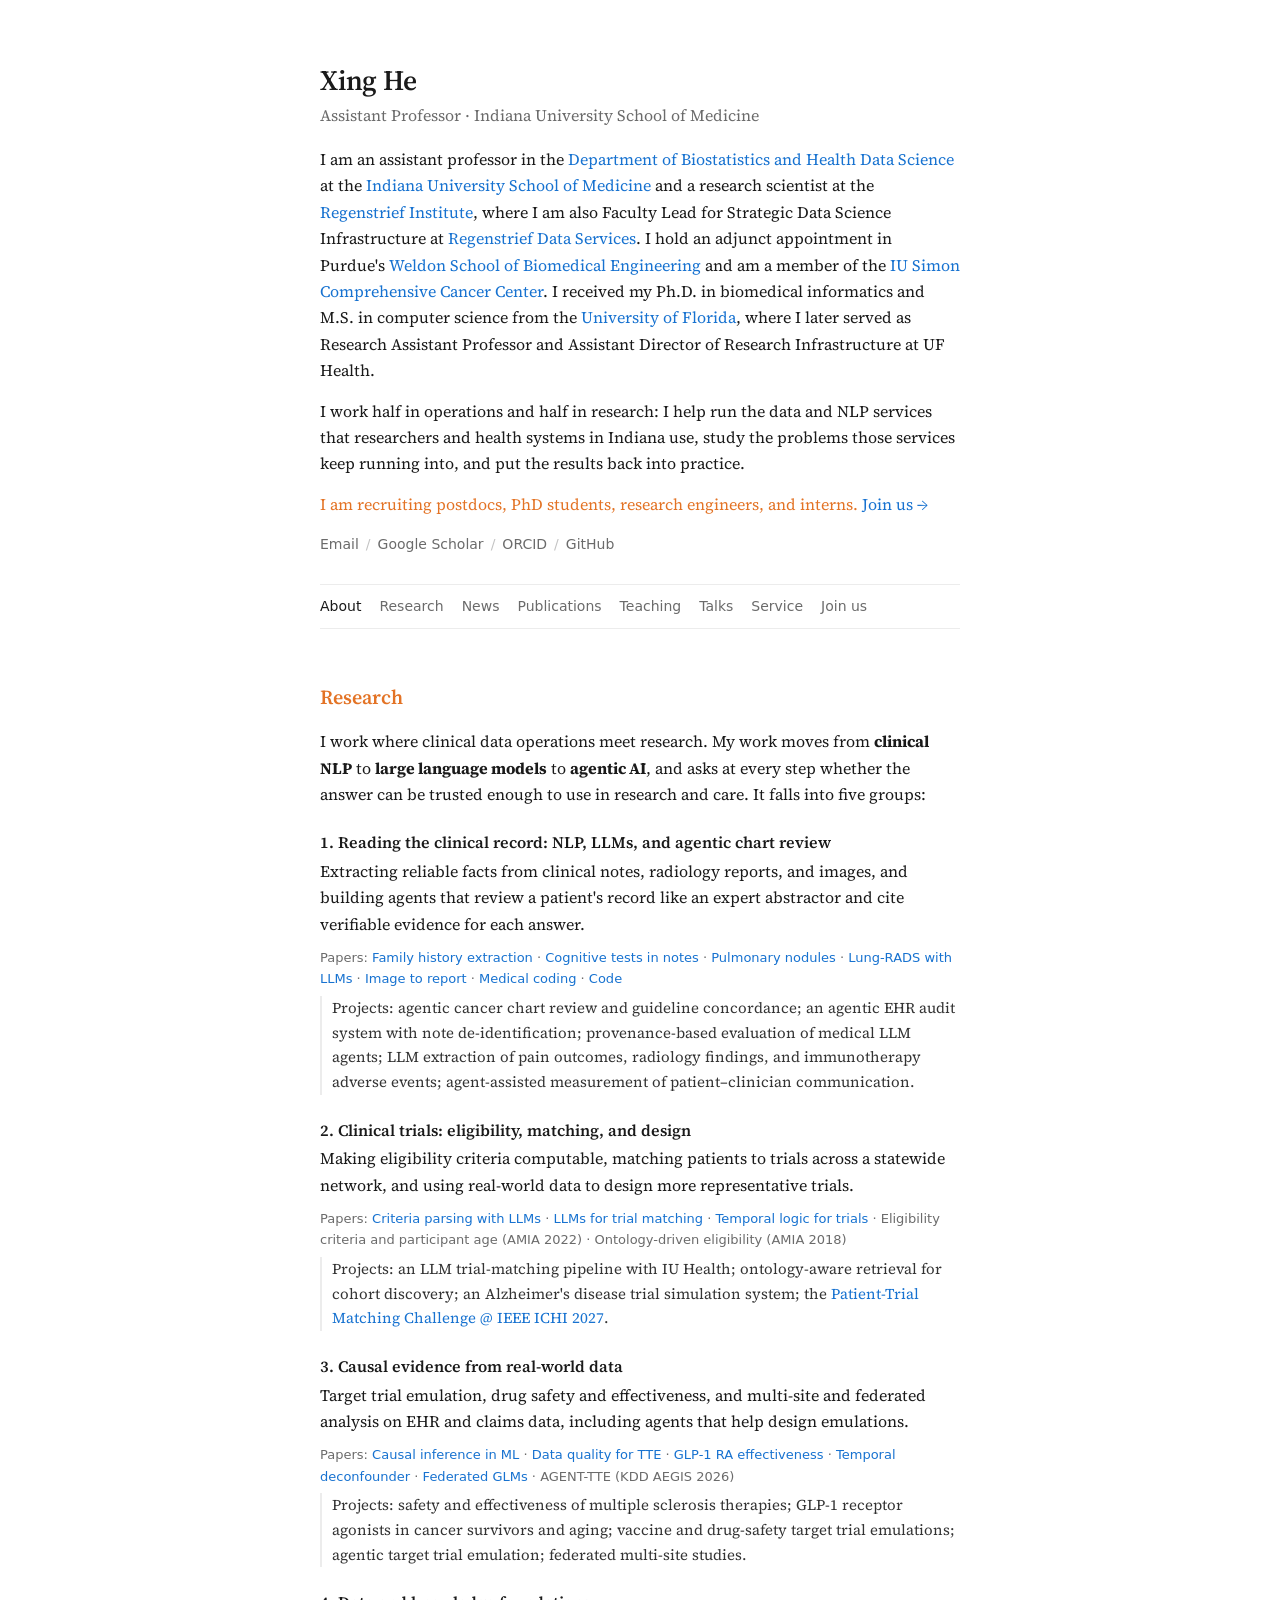
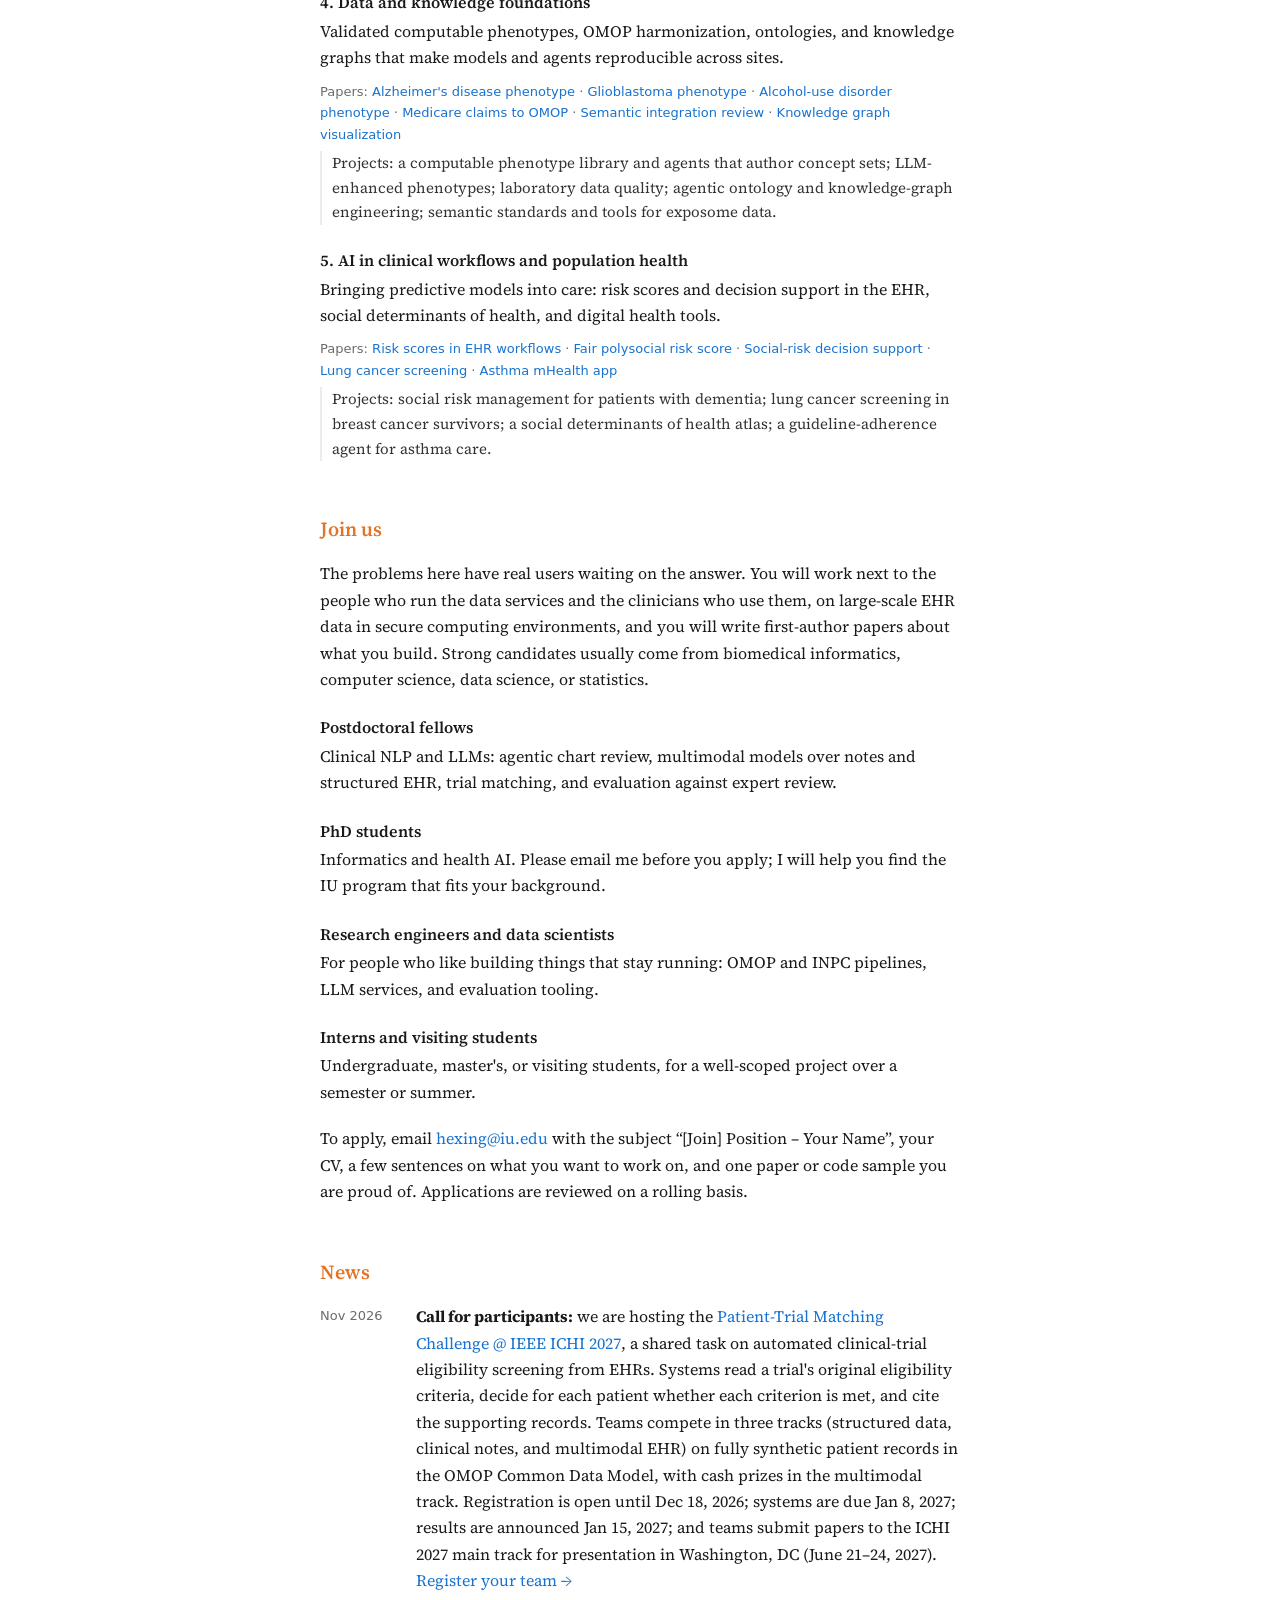
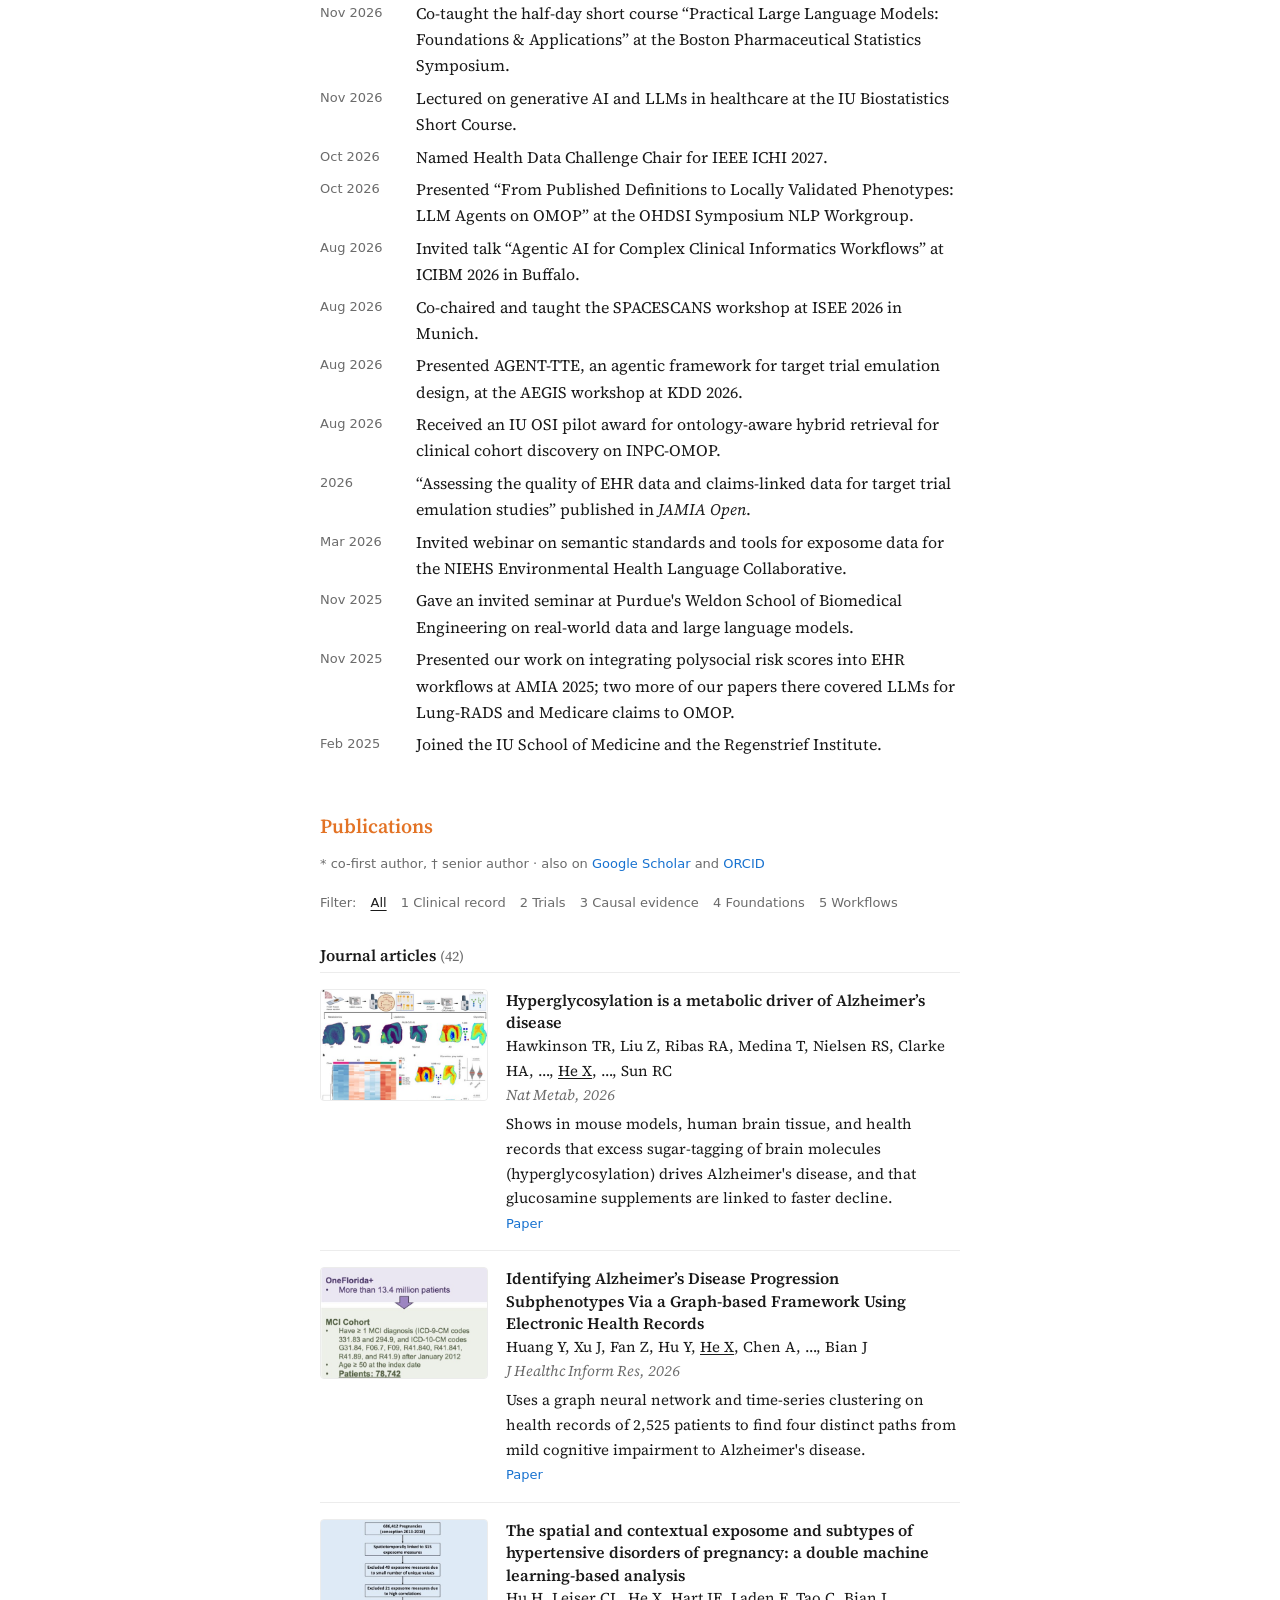
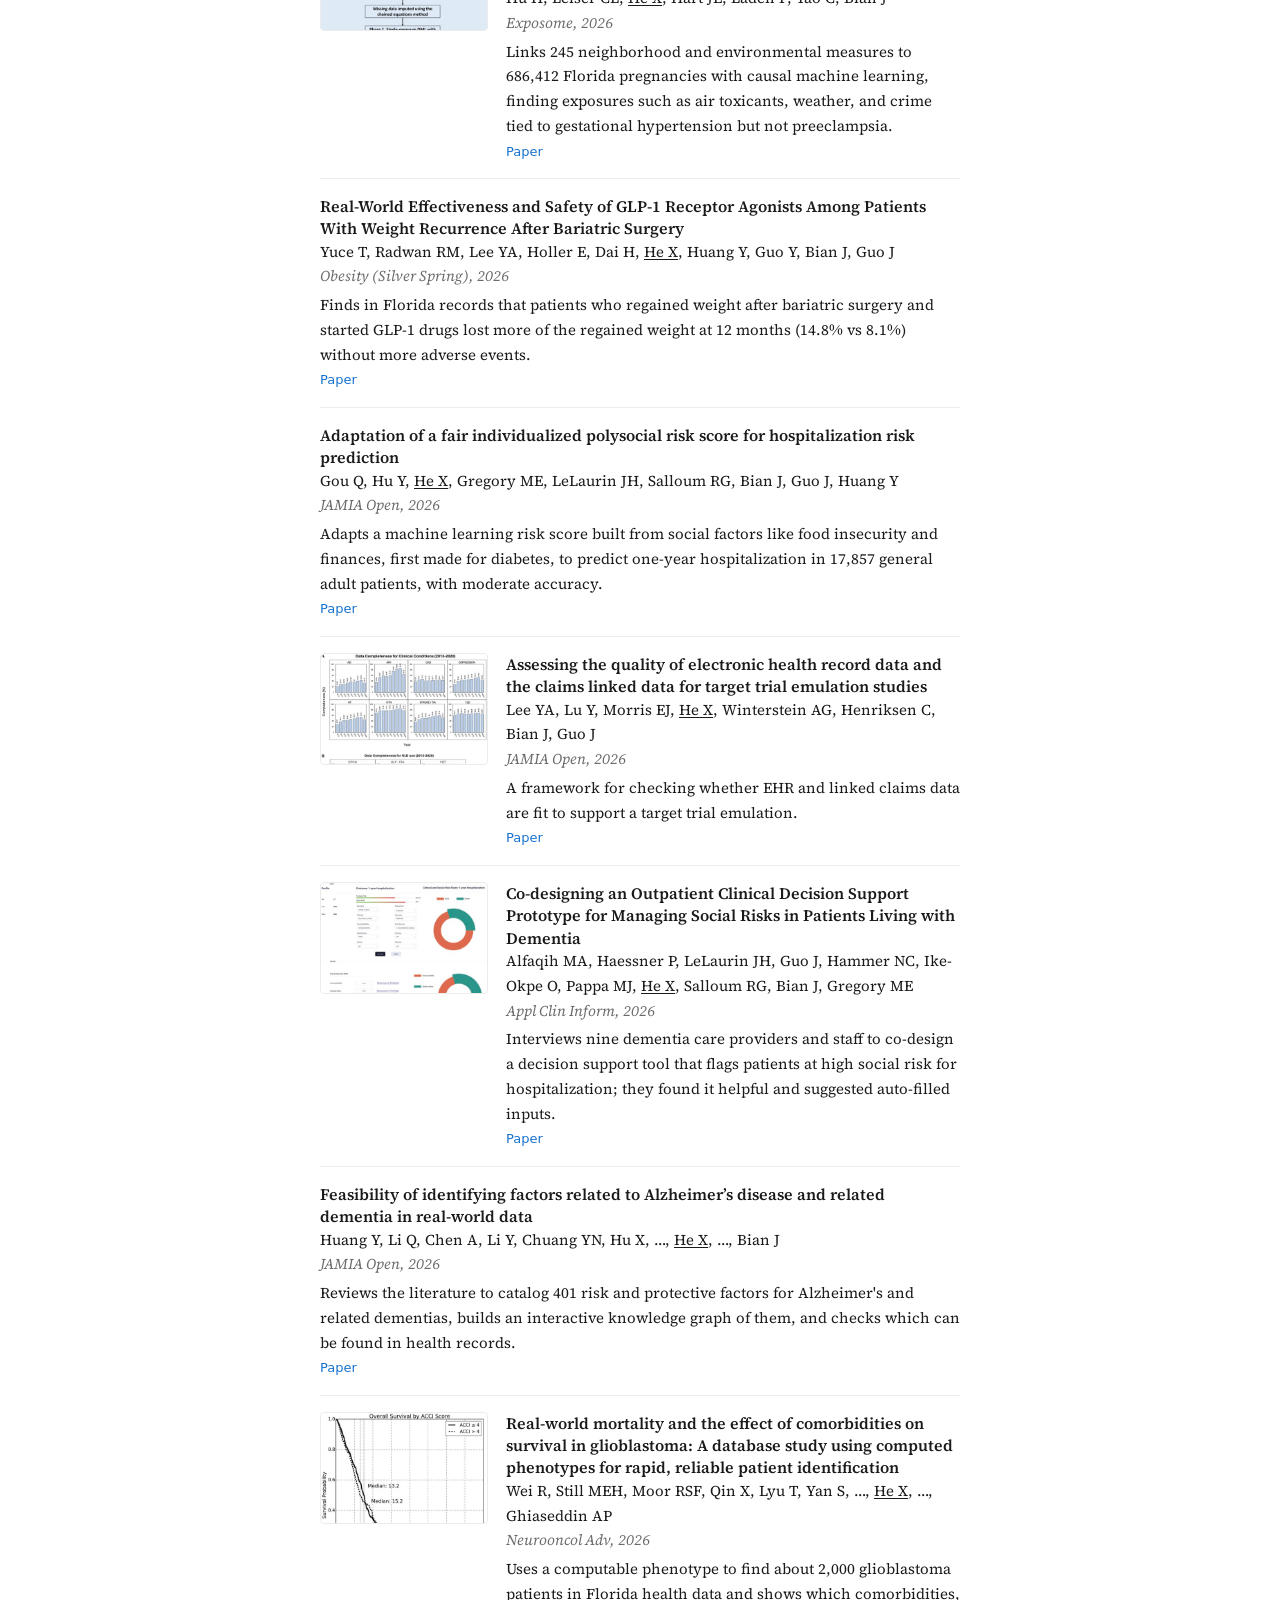
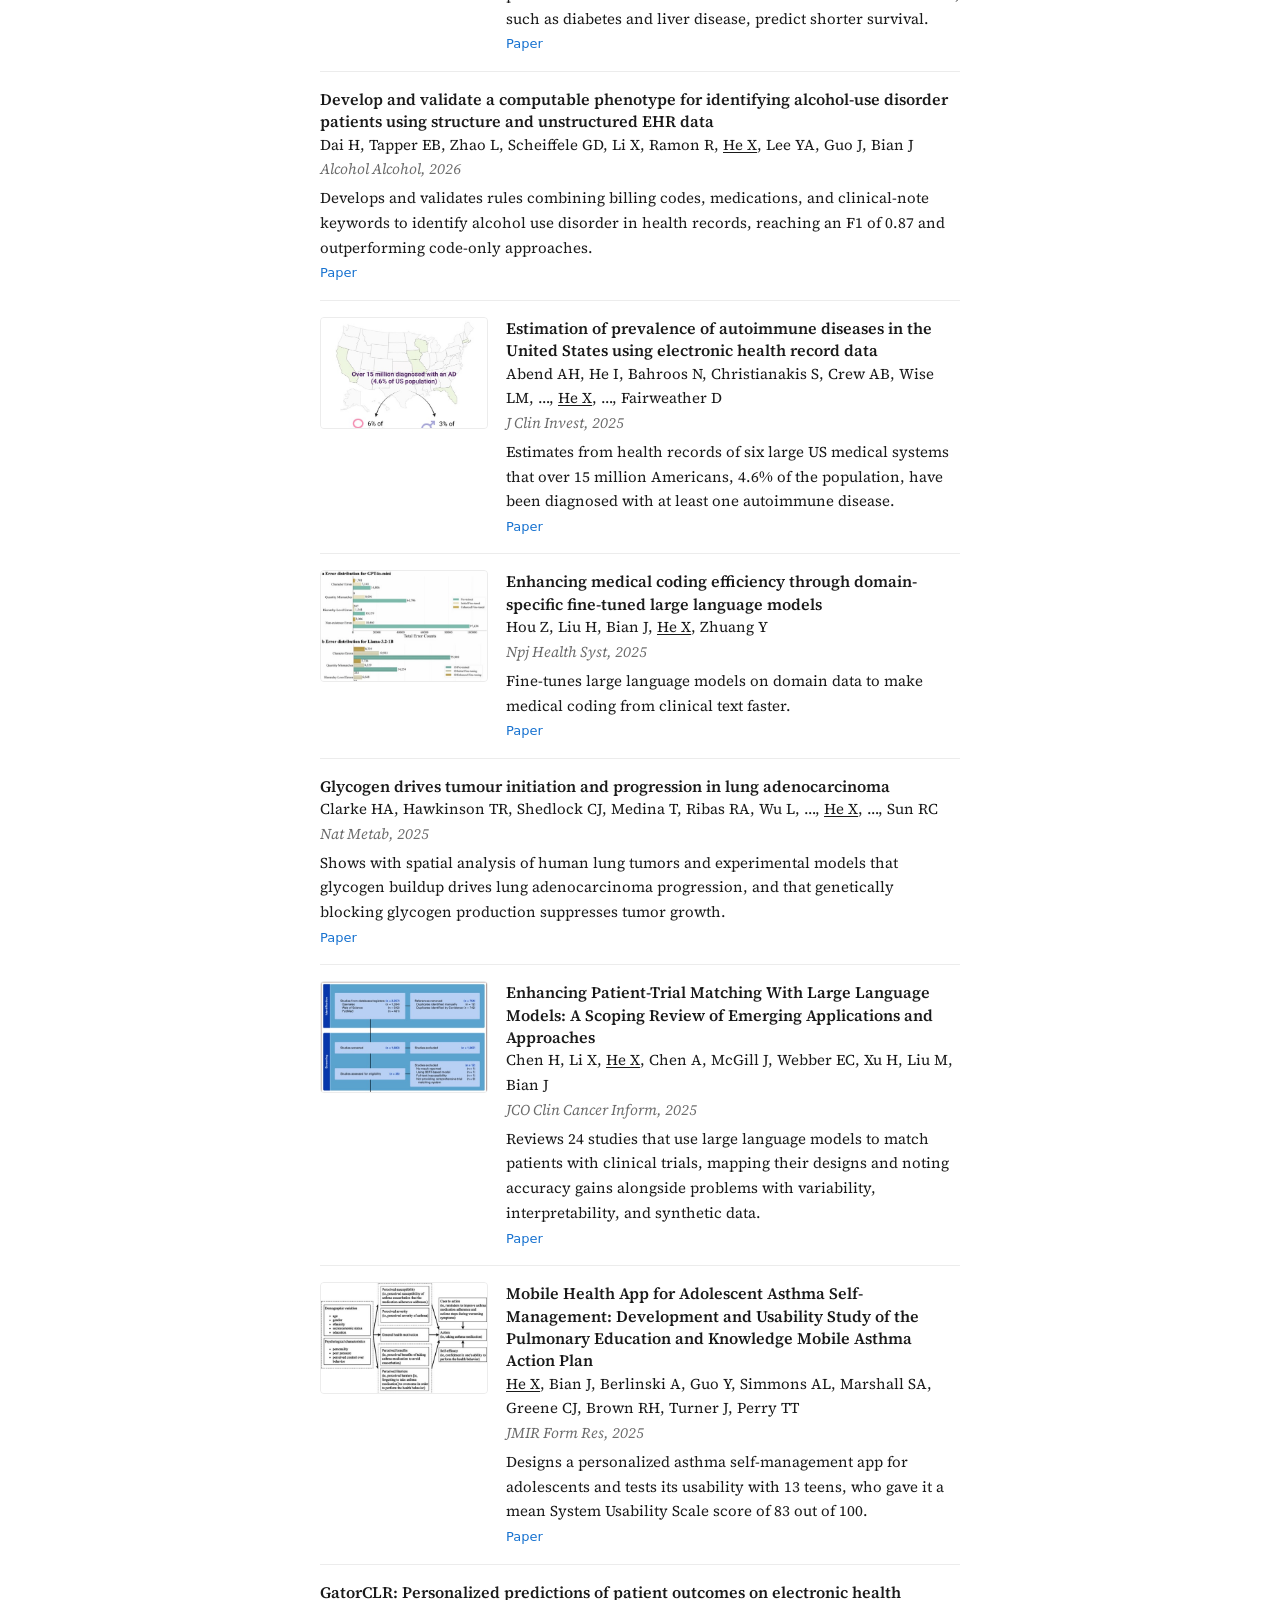
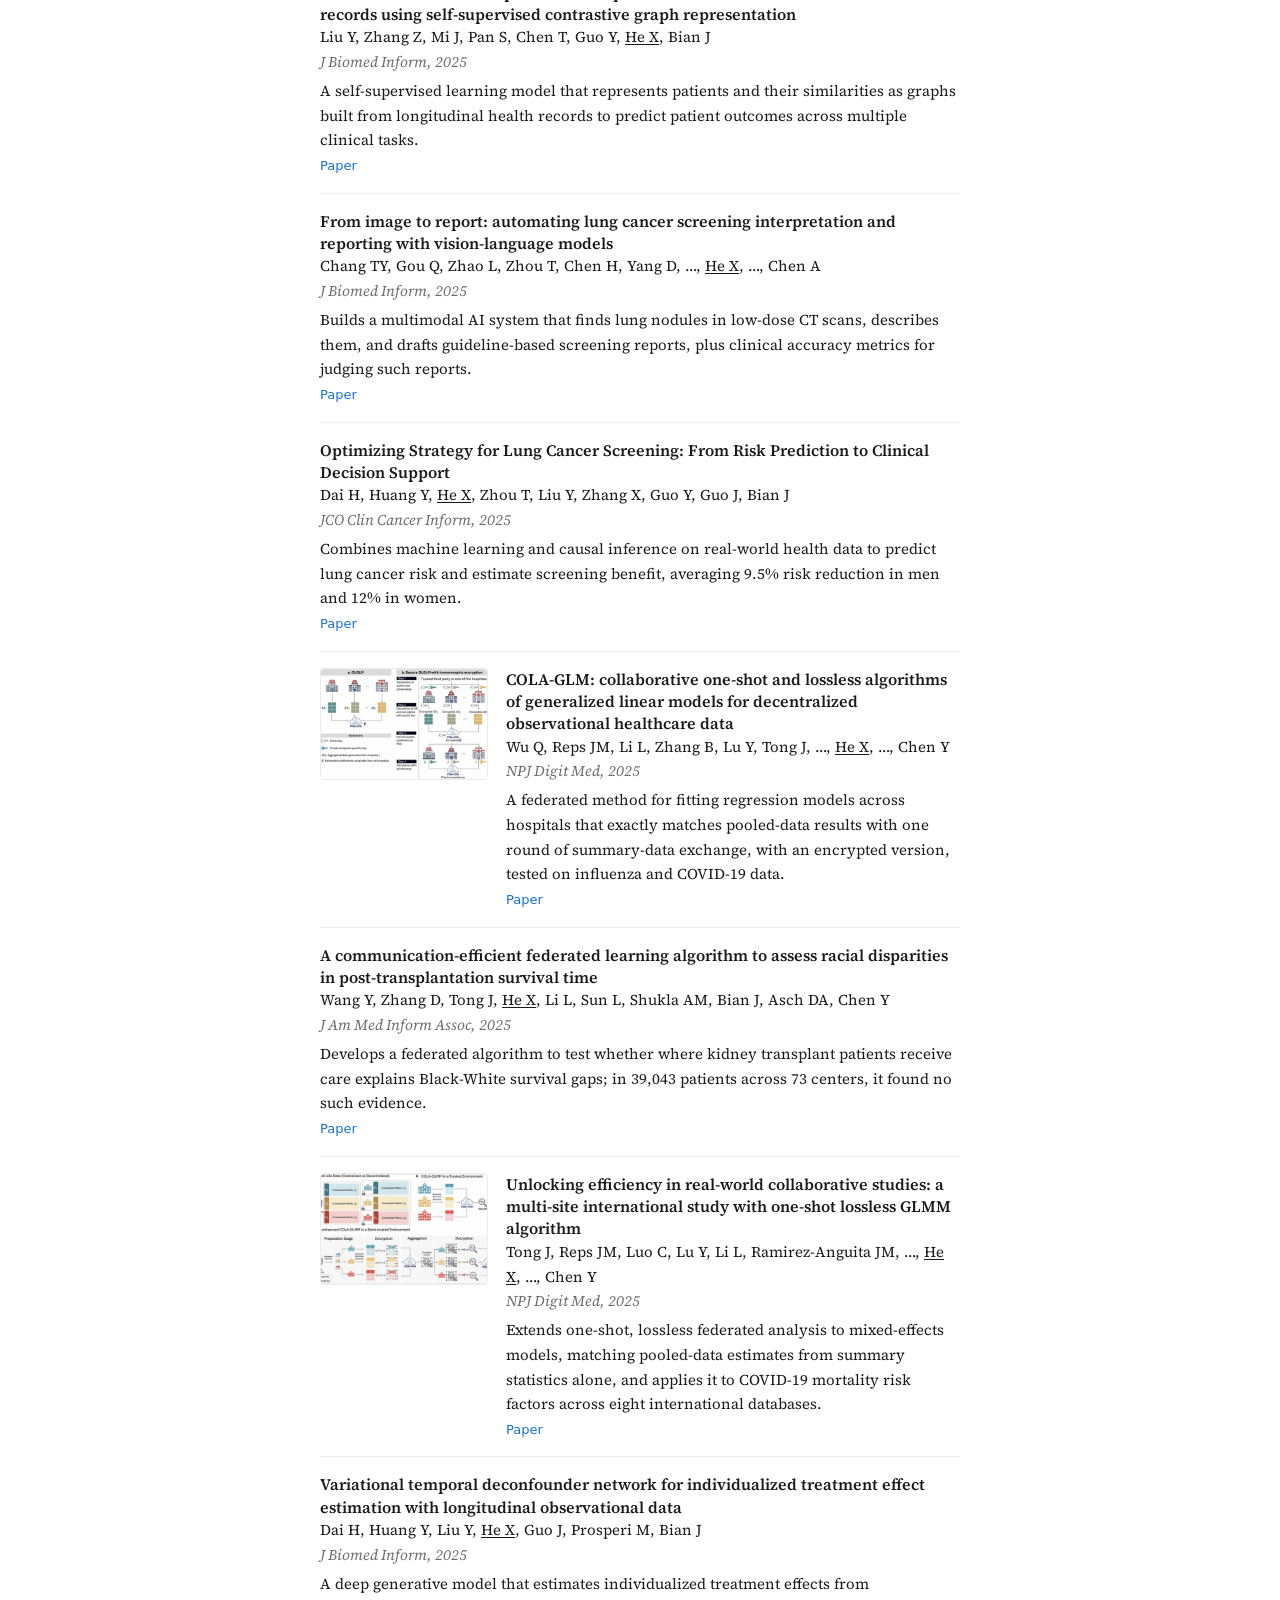
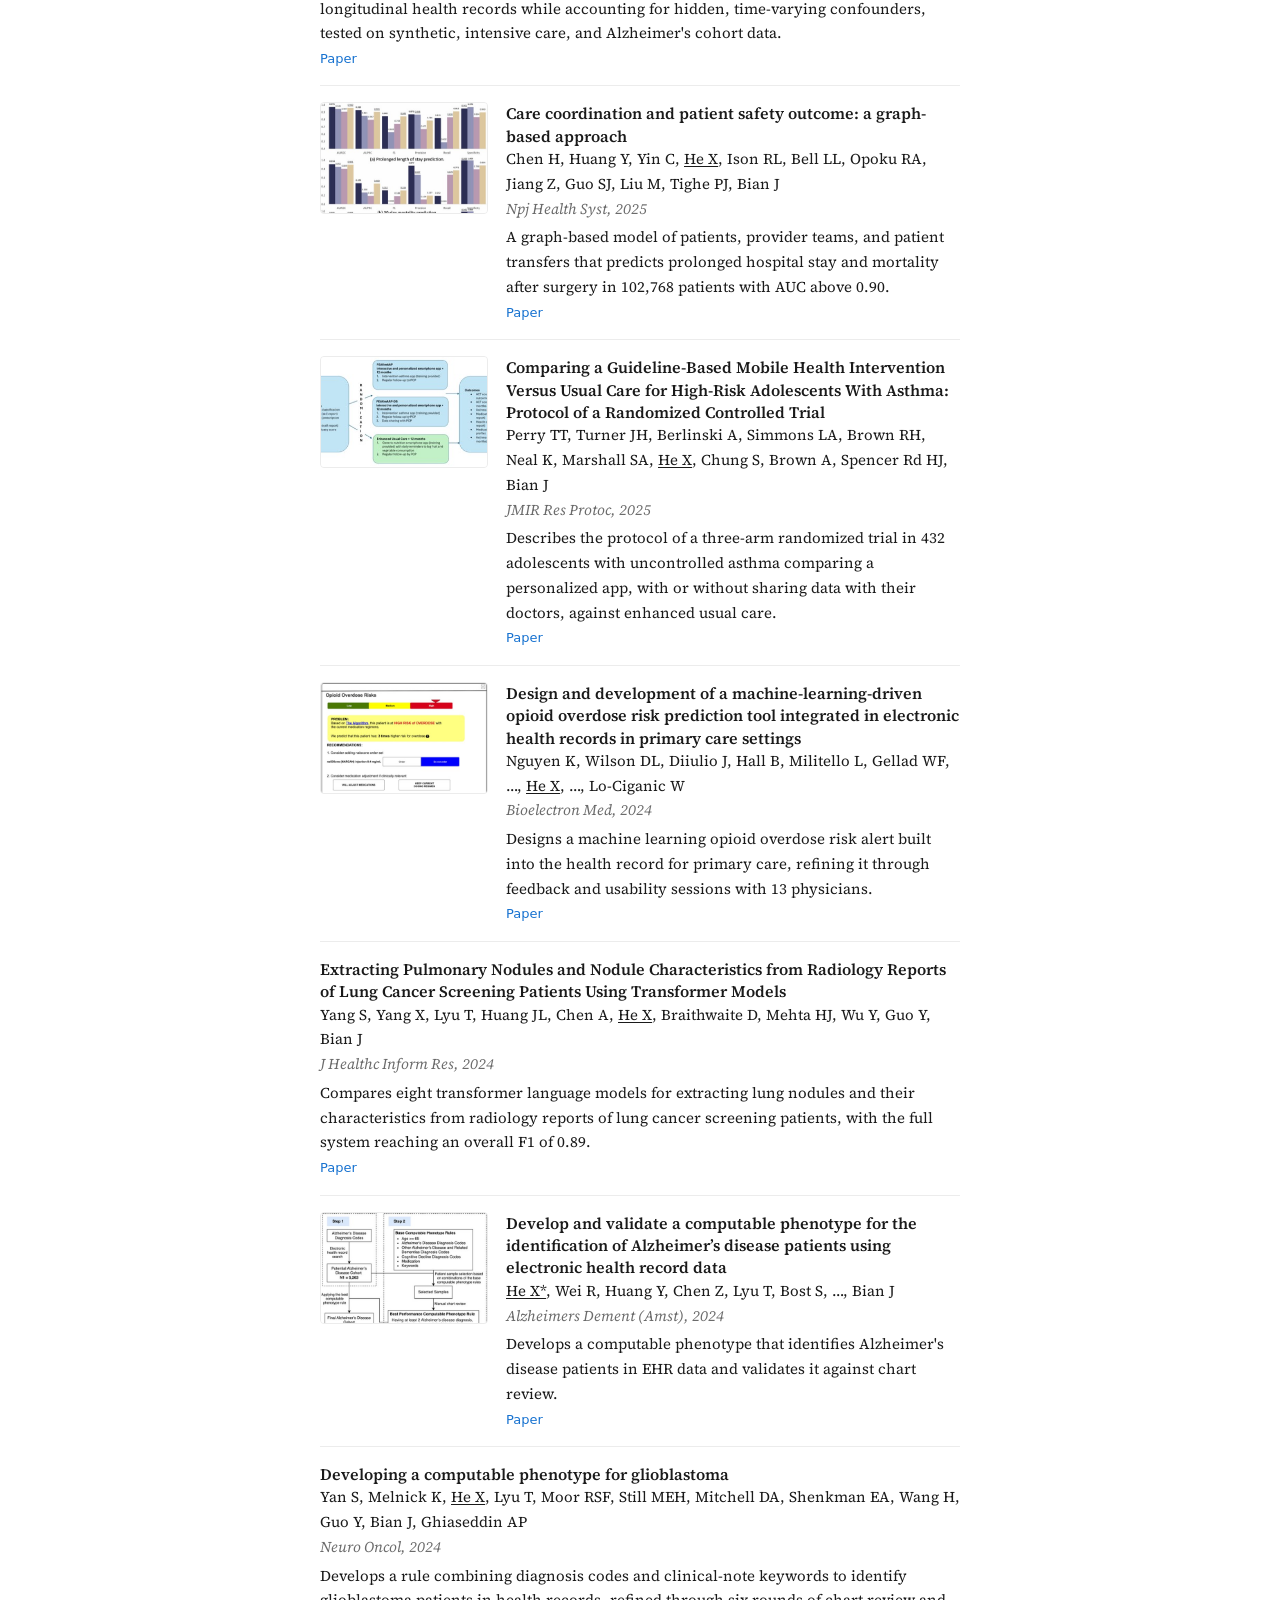
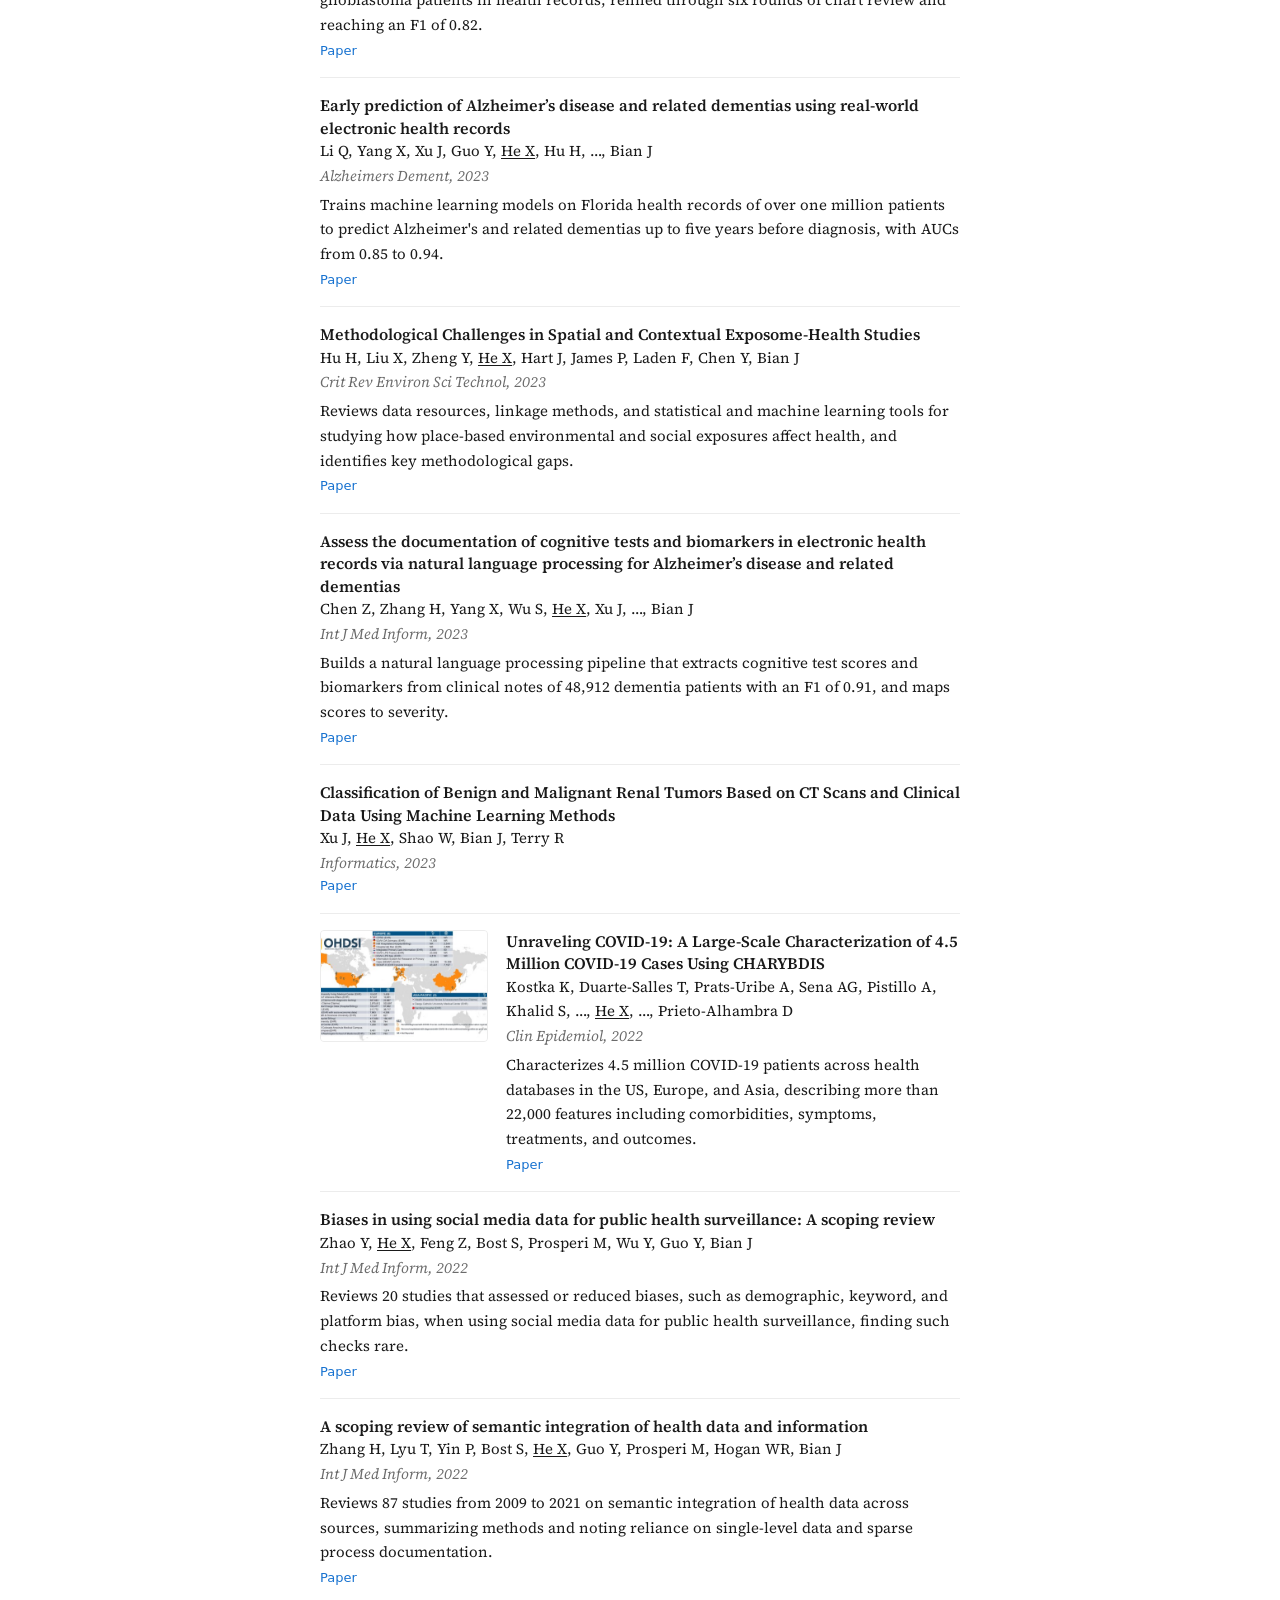
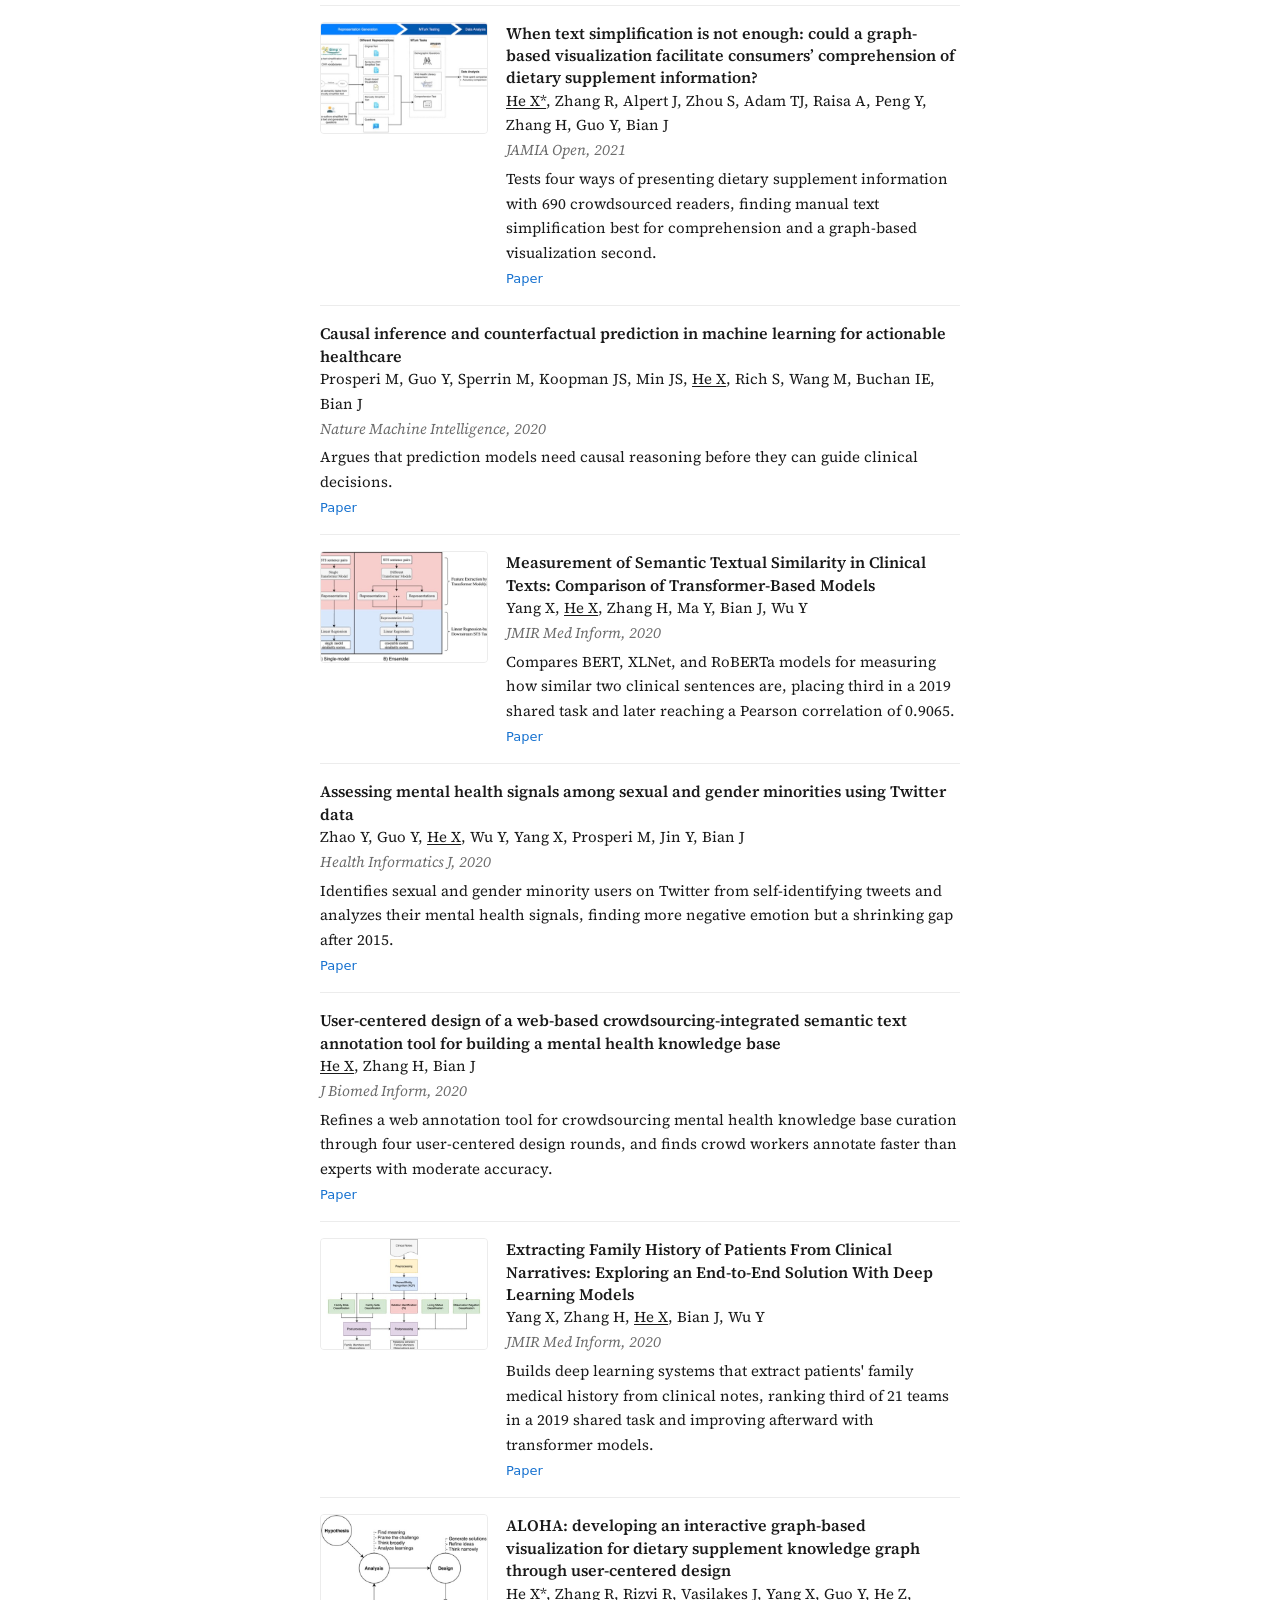
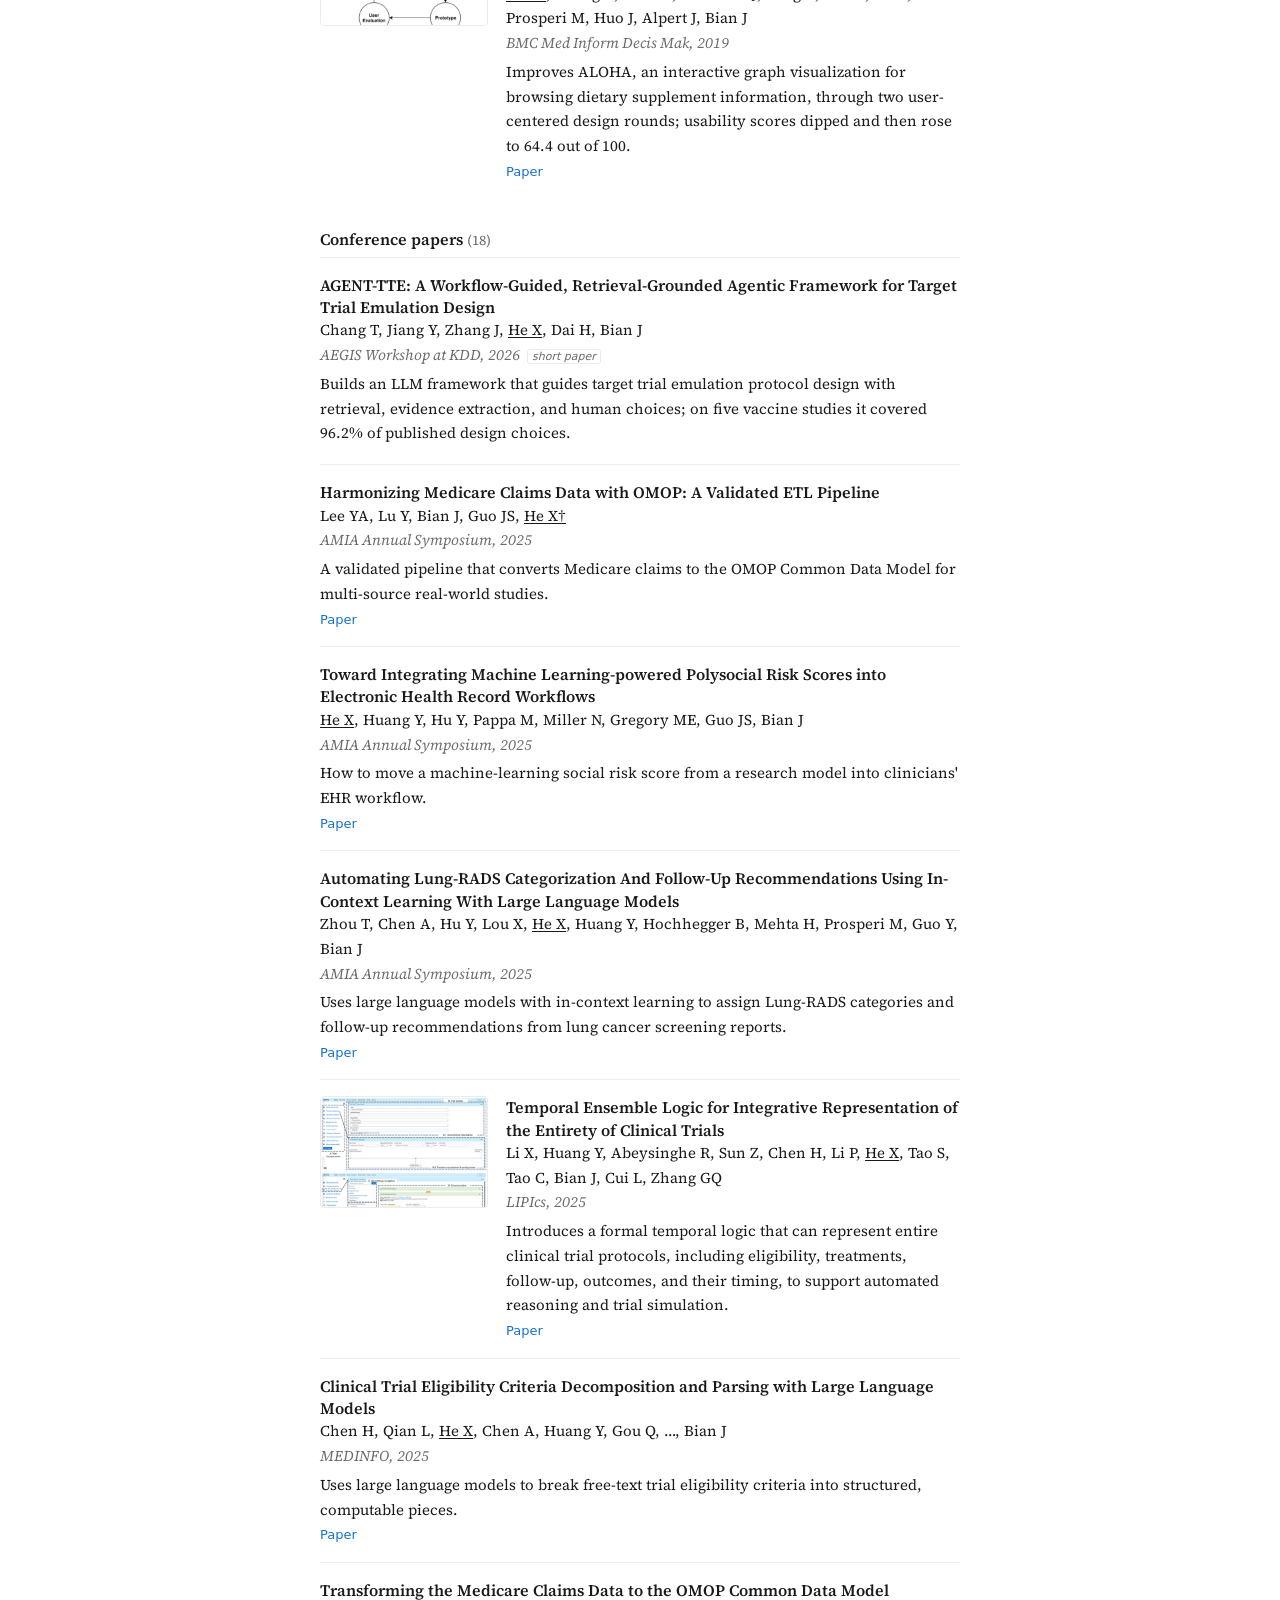
<file: index.html>
<!doctype html>
<html lang="en">
<head>
<meta charset="utf-8">
<meta name="viewport" content="width=device-width, initial-scale=1">
<title>Xing He – Indiana University School of Medicine</title>
<meta name="description" content="Xing He, Assistant Professor of Biostatistics and Health Data Science at Indiana University School of Medicine and Faculty Lead at Regenstrief Data Services. Trustworthy agentic AI for healthcare: clinical evidence extraction, trial matching, and real-world evidence. Recruiting postdocs, PhD students, research engineers, and interns.">
<link rel="preconnect" href="https://fonts.googleapis.com">
<link rel="preconnect" href="https://fonts.gstatic.com" crossorigin>
<link href="https://fonts.googleapis.com/css2?family=Source+Serif+4:ital,opsz,wght@0,8..60,400..700;1,8..60,400..700&display=swap" rel="stylesheet">
<link rel="stylesheet" href="style.css">
</head>
<body>
<main>

<header id="about">
  <!-- <img class="photo" src="photo.jpg" alt="Xing He"> -->
  <h1>Xing He</h1>
  <p class="subtitle">Assistant Professor · Indiana University School of Medicine</p>

  <p>I am an assistant professor in the <a href="https://medicine.iu.edu/biostatistics">Department of Biostatistics and Health Data Science</a>
  at the <a href="https://medicine.iu.edu/">Indiana University School of Medicine</a> and a research scientist at the
  <a href="https://www.regenstrief.org/">Regenstrief Institute</a>, where I am also Faculty Lead for Strategic Data Science Infrastructure at
  <a href="https://www.regenstrief.org/data-services/">Regenstrief Data Services</a>. I hold an adjunct appointment in Purdue's
  <a href="https://engineering.purdue.edu/BME">Weldon School of Biomedical Engineering</a> and am a member of the
  <a href="https://cancer.iu.edu/">IU Simon Comprehensive Cancer Center</a>. I received my Ph.D. in biomedical informatics and M.S. in computer science
  from the <a href="https://www.ufl.edu/">University of Florida</a>, where I later served as Research Assistant Professor and
  Assistant Director of Research Infrastructure at UF Health.</p>

  <p>I work half in operations and half in research: I help run the data and NLP services that researchers and health systems in Indiana use,
  study the problems those services keep running into, and put the results back into practice.</p>

  <p class="recruit">I am recruiting postdocs, PhD students, research engineers, and interns. <a href="#join">Join us →</a></p>

  <div class="links">
    <a href="mailto:hexing@iu.edu">Email</a><span class="sep">/</span><a href="https://scholar.google.com/citations?user=LN0Utm0AAAAJ&amp;hl=en">Google Scholar</a><span class="sep">/</span><a href="https://orcid.org/0000-0003-0290-8058">ORCID</a><span class="sep">/</span><a href="https://github.com/YeechingTiger">GitHub</a>
  </div>
</header>

<nav>
  <a href="#about" class="on">About</a><a href="#research">Research</a><a href="#news">News</a><a href="#publications">Publications</a><a href="#teaching">Teaching</a><a href="#talks">Talks</a><a href="#service">Service</a><a href="#join">Join us</a>
</nav>

<h2 id="research">Research</h2>
<p>I work where clinical data operations meet research. My work moves from <b>clinical NLP</b> to <b>large language models</b> to <b>agentic AI</b>,
and asks at every step whether the answer can be trusted enough to use in research and care. It falls into five groups:</p>

<h3 class="g g-nlp"><span class="num">1.</span> Reading the clinical record: NLP, LLMs, and agentic chart review</h3>
<p>Extracting reliable facts from clinical notes, radiology reports, and images, and building agents that review a patient's record like an expert abstractor and cite verifiable evidence for each answer.</p>
<p class="refs">Papers: <a href="https://doi.org/10.2196/22982">Family history extraction</a> ·
<a href="https://doi.org/10.1016/j.ijmedinf.2022.104973">Cognitive tests in notes</a> ·
<a href="https://doi.org/10.1007/s41666-024-00166-5">Pulmonary nodules</a> ·
<a href="https://pmc.ncbi.nlm.nih.gov/articles/PMC12919574/">Lung-RADS with LLMs</a> ·
<a href="https://doi.org/10.1016/j.jbi.2025.104931">Image to report</a> ·
<a href="https://doi.org/10.1038/s44401-025-00018-3">Medical coding</a> ·
<a href="https://github.com/YeechingTiger/agentic-chart-review-with-semantica">Code</a></p>
<p class="now g-nlp">Projects: agentic cancer chart review and guideline concordance; an agentic EHR audit system with note de-identification;
provenance-based evaluation of medical LLM agents; LLM extraction of pain outcomes, radiology findings, and immunotherapy adverse events;
agent-assisted measurement of patient–clinician communication.</p>

<h3 class="g g-trials"><span class="num">2.</span> Clinical trials: eligibility, matching, and design</h3>
<p>Making eligibility criteria computable, matching patients to trials across a statewide network, and using real-world data to design more representative trials.</p>
<p class="refs">Papers: <a href="https://doi.org/10.3233/shti250928">Criteria parsing with LLMs</a> ·
<a href="https://doi.org/10.1200/cci-25-00071">LLMs for trial matching</a> ·
<a href="https://doi.org/10.4230/lipics.time.2025.13">Temporal logic for trials</a> ·
Eligibility criteria and participant age (AMIA 2022) · Ontology-driven eligibility (AMIA 2018)</p>
<p class="now g-trials">Projects: an LLM trial-matching pipeline with IU Health; ontology-aware retrieval for cohort discovery; an Alzheimer's disease trial simulation system; the <a href="https://trialscreen-challenge.org">Patient-Trial Matching Challenge @ IEEE ICHI 2027</a>.</p>

<h3 class="g g-rwe"><span class="num">3.</span> Causal evidence from real-world data</h3>
<p>Target trial emulation, drug safety and effectiveness, and multi-site and federated analysis on EHR and claims data, including agents that help design emulations.</p>
<p class="refs">Papers: <a href="https://doi.org/10.1038/s42256-020-0197-y">Causal inference in ML</a> ·
<a href="https://doi.org/10.1093/jamiaopen/ooag102">Data quality for TTE</a> ·
<a href="https://doi.org/10.1002/oby.70280">GLP-1 RA effectiveness</a> ·
<a href="https://doi.org/10.1016/j.jbi.2025.104880">Temporal deconfounder</a> ·
<a href="https://doi.org/10.1038/s41746-025-01781-1">Federated GLMs</a> ·
AGENT-TTE (KDD AEGIS 2026)</p>
<p class="now g-rwe">Projects: safety and effectiveness of multiple sclerosis therapies; GLP-1 receptor agonists in cancer survivors and aging;
vaccine and drug-safety target trial emulations; agentic target trial emulation; federated multi-site studies.</p>

<h3 class="g g-foundations"><span class="num">4.</span> Data and knowledge foundations</h3>
<p>Validated computable phenotypes, OMOP harmonization, ontologies, and knowledge graphs that make models and agents reproducible across sites.</p>
<p class="refs">Papers: <a href="https://doi.org/10.1002/dad2.12613">Alzheimer's disease phenotype</a> ·
<a href="https://doi.org/10.1093/neuonc/noad249">Glioblastoma phenotype</a> ·
<a href="https://doi.org/10.1093/alcalc/agaf086">Alcohol-use disorder phenotype</a> ·
<a href="https://pmc.ncbi.nlm.nih.gov/articles/PMC12919608/">Medicare claims to OMOP</a> ·
<a href="https://doi.org/10.1016/j.ijmedinf.2022.104834">Semantic integration review</a> ·
<a href="https://doi.org/10.1186/s12911-019-0857-1">Knowledge graph visualization</a></p>
<p class="now g-foundations">Projects: a computable phenotype library and agents that author concept sets; LLM-enhanced phenotypes; laboratory data quality;
agentic ontology and knowledge-graph engineering; semantic standards and tools for exposome data.</p>

<h3 class="g g-workflow"><span class="num">5.</span> AI in clinical workflows and population health</h3>
<p>Bringing predictive models into care: risk scores and decision support in the EHR, social determinants of health, and digital health tools.</p>
<p class="refs">Papers: <a href="https://pmc.ncbi.nlm.nih.gov/articles/PMC12919456/">Risk scores in EHR workflows</a> ·
<a href="https://doi.org/10.1093/jamiaopen/ooag161">Fair polysocial risk score</a> ·
<a href="https://doi.org/10.1055/a-2917-6503">Social-risk decision support</a> ·
<a href="https://doi.org/10.1200/cci-24-00291">Lung cancer screening</a> ·
<a href="https://doi.org/10.2196/64212">Asthma mHealth app</a></p>
<p class="now g-workflow">Projects: social risk management for patients with dementia; lung cancer screening in breast cancer survivors; a social determinants of health atlas; a guideline-adherence agent for asthma care.</p>

<h2 id="join">Join us</h2>
<p>The problems here have real users waiting on the answer. You will work next to the people who run the data services and the clinicians
who use them, on large-scale EHR data in secure computing environments, and you will write first-author papers about what you build.
Strong candidates usually come from biomedical informatics, computer science, data science, or statistics.</p>

<h3>Postdoctoral fellows</h3>
<p>Clinical NLP and LLMs: agentic chart review, multimodal models over notes and structured EHR, trial matching, and evaluation against expert review.</p>
<h3>PhD students</h3>
<p>Informatics and health AI. Please email me before you apply; I will help you find the IU program that fits your background.</p>
<h3>Research engineers and data scientists</h3>
<p>For people who like building things that stay running: OMOP and INPC pipelines, LLM services, and evaluation tooling.</p>
<h3>Interns and visiting students</h3>
<p>Undergraduate, master's, or visiting students, for a well-scoped project over a semester or summer.</p>

<p style="margin-top:20px">To apply, email <a href="mailto:hexing@iu.edu?subject=%5BJoin%5D%20">hexing@iu.edu</a> with the subject
“[Join] Position – Your Name”, your CV, a few sentences on what you want to work on, and one paper or code sample you are proud of.
Applications are reviewed on a rolling basis.</p>

<h2 id="news">News</h2>
<div class="row">
  <div class="d">Nov 2026</div><div><b>Call for participants:</b> we are hosting the <a href="https://trialscreen-challenge.org">Patient-Trial Matching Challenge @ IEEE ICHI 2027</a>,
  a shared task on automated clinical-trial eligibility screening from EHRs. Systems read a trial's original eligibility criteria, decide for each patient whether each criterion is met, and cite the supporting records. Teams compete in three tracks (structured data, clinical notes, and multimodal EHR) on fully synthetic patient records in the OMOP Common Data Model, with cash prizes in the multimodal track.
  Registration is open until Dec 18, 2026; systems are due Jan 8, 2027; results are announced Jan 15, 2027; and teams submit papers to the ICHI 2027 main track for presentation in Washington, DC (June 21–24, 2027).
  <a href="https://trialscreen-challenge.org">Register your team →</a></div>
  <div class="d">Nov 2026</div><div>Co-taught the half-day short course “Practical Large Language Models: Foundations &amp; Applications” at the Boston Pharmaceutical Statistics Symposium.</div>
  <div class="d">Nov 2026</div><div>Lectured on generative AI and LLMs in healthcare at the IU Biostatistics Short Course.</div>
  <div class="d">Oct 2026</div><div>Named Health Data Challenge Chair for IEEE ICHI 2027.</div>
  <div class="d">Oct 2026</div><div>Presented “From Published Definitions to Locally Validated Phenotypes: LLM Agents on OMOP” at the OHDSI Symposium NLP Workgroup.</div>
  <div class="d">Aug 2026</div><div>Invited talk “Agentic AI for Complex Clinical Informatics Workflows” at ICIBM 2026 in Buffalo.</div>
  <div class="d">Aug 2026</div><div>Co-chaired and taught the SPACESCANS workshop at ISEE 2026 in Munich.</div>
  <div class="d">Aug 2026</div><div>Presented AGENT-TTE, an agentic framework for target trial emulation design, at the AEGIS workshop at KDD 2026.</div>
  <div class="d">Aug 2026</div><div>Received an IU OSI pilot award for ontology-aware hybrid retrieval for clinical cohort discovery on INPC-OMOP.</div>
  <div class="d">2026</div><div>“Assessing the quality of EHR data and claims-linked data for target trial emulation studies” published in <i>JAMIA Open</i>.</div>
  <div class="d">Mar 2026</div><div>Invited webinar on semantic standards and tools for exposome data for the NIEHS Environmental Health Language Collaborative.</div>
  <div class="d">Nov 2025</div><div>Gave an invited seminar at Purdue's Weldon School of Biomedical Engineering on real-world data and large language models.</div>
  <div class="d">Nov 2025</div><div>Presented our work on integrating polysocial risk scores into EHR workflows at AMIA 2025; two more of our papers there covered LLMs for Lung-RADS and Medicare claims to OMOP.</div>
  <div class="d">Feb 2025</div><div>Joined the IU School of Medicine and the Regenstrief Institute.</div>
</div>
</div>

<!-- PUBS:START -->
<h2 id="publications">Publications</h2>
<p class="note">* co-first author, † senior author · also on <a href="https://scholar.google.com/citations?user=LN0Utm0AAAAJ&amp;hl=en">Google Scholar</a> and <a href="https://orcid.org/0000-0003-0290-8058">ORCID</a></p>
<p class="filters" id="pubfilters">Filter:
<button data-f="" aria-pressed="true">All</button>
<button data-f="nlp" class="g-nlp">1 Clinical record</button>
<button data-f="trials" class="g-trials">2 Trials</button>
<button data-f="rwe" class="g-rwe">3 Causal evidence</button>
<button data-f="foundations" class="g-foundations">4 Foundations</button>
<button data-f="workflow" class="g-workflow">5 Workflows</button></p>
<div class="pub-list" id="publist">
<h3 class="pub-group">Journal articles <span class="count">(42)</span></h3>
<article class="pub has-media" data-line="rwe">
<div class="pub-media"><img src="images/thumbs/hyperglycosylation-is-a-metabolic-driver-of-alzhei.jpg" alt="" loading="lazy" decoding="async"></div>
<div class="pub-body">
<div class="t"><a href="https://doi.org/10.1038/s42255-026-01538-4">Hyperglycosylation is a metabolic driver of Alzheimer’s disease</a></div>
<div class="a">Hawkinson TR, Liu Z, Ribas RA, Medina T, Nielsen RS, Clarke HA, …, <span class="me">He X</span>, …, Sun RC</div>
<div class="v">Nat Metab, 2026</div>
<p class="s">Shows in mouse models, human brain tissue, and health records that excess sugar-tagging of brain molecules (hyperglycosylation) drives Alzheimer&#x27;s disease, and that glucosamine supplements are linked to faster decline.</p>
<div class="l"><a href="https://doi.org/10.1038/s42255-026-01538-4">Paper</a></div>
</div></article>
<article class="pub has-media" data-line="foundations">
<div class="pub-media"><img src="images/thumbs/identifying-alzheimer-s-disease-progression-subphe.jpg" alt="" loading="lazy" decoding="async"></div>
<div class="pub-body">
<div class="t"><a href="https://doi.org/10.1007/s41666-026-00230-2">Identifying Alzheimer’s Disease Progression Subphenotypes Via a Graph-based Framework Using Electronic Health Records</a></div>
<div class="a">Huang Y, Xu J, Fan Z, Hu Y, <span class="me">He X</span>, Chen A, …, Bian J</div>
<div class="v">J Healthc Inform Res, 2026</div>
<p class="s">Uses a graph neural network and time-series clustering on health records of 2,525 patients to find four distinct paths from mild cognitive impairment to Alzheimer&#x27;s disease.</p>
<div class="l"><a href="https://doi.org/10.1007/s41666-026-00230-2">Paper</a></div>
</div></article>
<article class="pub has-media" data-line="workflow">
<div class="pub-media"><img src="images/thumbs/the-spatial-and-contextual-exposome-and-subtypes-o.jpg" alt="" loading="lazy" decoding="async"></div>
<div class="pub-body">
<div class="t"><a href="https://doi.org/10.1093/exposome/osag009">The spatial and contextual exposome and subtypes of hypertensive disorders of pregnancy: a double machine learning-based analysis</a></div>
<div class="a">Hu H, Leiser CL, <span class="me">He X</span>, Hart JE, Laden F, Tao C, Bian J</div>
<div class="v">Exposome, 2026</div>
<p class="s">Links 245 neighborhood and environmental measures to 686,412 Florida pregnancies with causal machine learning, finding exposures such as air toxicants, weather, and crime tied to gestational hypertension but not preeclampsia.</p>
<div class="l"><a href="https://doi.org/10.1093/exposome/osag009">Paper</a></div>
</div></article>
<article class="pub" data-line="rwe">
<div class="pub-body">
<div class="t"><a href="https://doi.org/10.1002/oby.70280">Real-World Effectiveness and Safety of GLP-1 Receptor Agonists Among Patients With Weight Recurrence After Bariatric Surgery</a></div>
<div class="a">Yuce T, Radwan RM, Lee YA, Holler E, Dai H, <span class="me">He X</span>, Huang Y, Guo Y, Bian J, Guo J</div>
<div class="v">Obesity (Silver Spring), 2026</div>
<p class="s">Finds in Florida records that patients who regained weight after bariatric surgery and started GLP-1 drugs lost more of the regained weight at 12 months (14.8% vs 8.1%) without more adverse events.</p>
<div class="l"><a href="https://doi.org/10.1002/oby.70280">Paper</a></div>
</div></article>
<article class="pub" data-line="workflow">
<div class="pub-body">
<div class="t"><a href="https://doi.org/10.1093/jamiaopen/ooag161">Adaptation of a fair individualized polysocial risk score for hospitalization risk prediction</a></div>
<div class="a">Gou Q, Hu Y, <span class="me">He X</span>, Gregory ME, LeLaurin JH, Salloum RG, Bian J, Guo J, Huang Y</div>
<div class="v">JAMIA Open, 2026</div>
<p class="s">Adapts a machine learning risk score built from social factors like food insecurity and finances, first made for diabetes, to predict one-year hospitalization in 17,857 general adult patients, with moderate accuracy.</p>
<div class="l"><a href="https://doi.org/10.1093/jamiaopen/ooag161">Paper</a></div>
</div></article>
<article class="pub has-media" data-line="rwe">
<div class="pub-media"><img src="images/thumbs/assessing-the-quality-of-electronic-health-record.jpg" alt="" loading="lazy" decoding="async"></div>
<div class="pub-body">
<div class="t"><a href="https://doi.org/10.1093/jamiaopen/ooag102">Assessing the quality of electronic health record data and the claims linked data for target trial emulation studies</a></div>
<div class="a">Lee YA, Lu Y, Morris EJ, <span class="me">He X</span>, Winterstein AG, Henriksen C, Bian J, Guo J</div>
<div class="v">JAMIA Open, 2026</div>
<p class="s">A framework for checking whether EHR and linked claims data are fit to support a target trial emulation.</p>
<div class="l"><a href="https://doi.org/10.1093/jamiaopen/ooag102">Paper</a></div>
</div></article>
<article class="pub has-media" data-line="workflow">
<div class="pub-media"><img src="images/thumbs/co-designing-an-outpatient-clinical-decision-suppo.jpg" alt="" loading="lazy" decoding="async"></div>
<div class="pub-body">
<div class="t"><a href="https://doi.org/10.1055/a-2917-6503">Co-designing an Outpatient Clinical Decision Support Prototype for Managing Social Risks in Patients Living with Dementia</a></div>
<div class="a">Alfaqih MA, Haessner P, LeLaurin JH, Guo J, Hammer NC, Ike-Okpe O, Pappa MJ, <span class="me">He X</span>, Salloum RG, Bian J, Gregory ME</div>
<div class="v">Appl Clin Inform, 2026</div>
<p class="s">Interviews nine dementia care providers and staff to co-design a decision support tool that flags patients at high social risk for hospitalization; they found it helpful and suggested auto-filled inputs.</p>
<div class="l"><a href="https://doi.org/10.1055/a-2917-6503">Paper</a></div>
</div></article>
<article class="pub" data-line="rwe">
<div class="pub-body">
<div class="t"><a href="https://doi.org/10.1093/jamiaopen/ooag060">Feasibility of identifying factors related to Alzheimer’s disease and related dementia in real-world data</a></div>
<div class="a">Huang Y, Li Q, Chen A, Li Y, Chuang YN, Hu X, …, <span class="me">He X</span>, …, Bian J</div>
<div class="v">JAMIA Open, 2026</div>
<p class="s">Reviews the literature to catalog 401 risk and protective factors for Alzheimer&#x27;s and related dementias, builds an interactive knowledge graph of them, and checks which can be found in health records.</p>
<div class="l"><a href="https://doi.org/10.1093/jamiaopen/ooag060">Paper</a></div>
</div></article>
<article class="pub has-media" data-line="rwe">
<div class="pub-media"><img src="images/thumbs/real-world-mortality-and-the-effect-of-comorbiditi.jpg" alt="" loading="lazy" decoding="async"></div>
<div class="pub-body">
<div class="t"><a href="https://doi.org/10.1093/noajnl/vdag098">Real-world mortality and the effect of comorbidities on survival in glioblastoma: A database study using computed phenotypes for rapid, reliable patient identification</a></div>
<div class="a">Wei R, Still MEH, Moor RSF, Qin X, Lyu T, Yan S, …, <span class="me">He X</span>, …, Ghiaseddin AP</div>
<div class="v">Neurooncol Adv, 2026</div>
<p class="s">Uses a computable phenotype to find about 2,000 glioblastoma patients in Florida health data and shows which comorbidities, such as diabetes and liver disease, predict shorter survival.</p>
<div class="l"><a href="https://doi.org/10.1093/noajnl/vdag098">Paper</a></div>
</div></article>
<article class="pub" data-line="foundations">
<div class="pub-body">
<div class="t"><a href="https://doi.org/10.1093/alcalc/agaf086">Develop and validate a computable phenotype for identifying alcohol-use disorder patients using structure and unstructured EHR data</a></div>
<div class="a">Dai H, Tapper EB, Zhao L, Scheiffele GD, Li X, Ramon R, <span class="me">He X</span>, Lee YA, Guo J, Bian J</div>
<div class="v">Alcohol Alcohol, 2026</div>
<p class="s">Develops and validates rules combining billing codes, medications, and clinical-note keywords to identify alcohol use disorder in health records, reaching an F1 of 0.87 and outperforming code-only approaches.</p>
<div class="l"><a href="https://doi.org/10.1093/alcalc/agaf086">Paper</a></div>
</div></article>
<article class="pub has-media" data-line="rwe">
<div class="pub-media"><img src="images/thumbs/estimation-of-prevalence-of-autoimmune-diseases-in.jpg" alt="" loading="lazy" decoding="async"></div>
<div class="pub-body">
<div class="t"><a href="https://doi.org/10.1172/jci178722">Estimation of prevalence of autoimmune diseases in the United States using electronic health record data</a></div>
<div class="a">Abend AH, He I, Bahroos N, Christianakis S, Crew AB, Wise LM, …, <span class="me">He X</span>, …, Fairweather D</div>
<div class="v">J Clin Invest, 2025</div>
<p class="s">Estimates from health records of six large US medical systems that over 15 million Americans, 4.6% of the population, have been diagnosed with at least one autoimmune disease.</p>
<div class="l"><a href="https://doi.org/10.1172/jci178722">Paper</a></div>
</div></article>
<article class="pub has-media" data-line="nlp">
<div class="pub-media"><img src="images/thumbs/enhancing-medical-coding-efficiency-through-domain.jpg" alt="" loading="lazy" decoding="async"></div>
<div class="pub-body">
<div class="t"><a href="https://doi.org/10.1038/s44401-025-00018-3">Enhancing medical coding efficiency through domain-specific fine-tuned large language models</a></div>
<div class="a">Hou Z, Liu H, Bian J, <span class="me">He X</span>, Zhuang Y</div>
<div class="v">Npj Health Syst, 2025</div>
<p class="s">Fine-tunes large language models on domain data to make medical coding from clinical text faster.</p>
<div class="l"><a href="https://doi.org/10.1038/s44401-025-00018-3">Paper</a></div>
</div></article>
<article class="pub" data-line="rwe">
<div class="pub-body">
<div class="t"><a href="https://doi.org/10.1038/s42255-025-01243-8">Glycogen drives tumour initiation and progression in lung adenocarcinoma</a></div>
<div class="a">Clarke HA, Hawkinson TR, Shedlock CJ, Medina T, Ribas RA, Wu L, …, <span class="me">He X</span>, …, Sun RC</div>
<div class="v">Nat Metab, 2025</div>
<p class="s">Shows with spatial analysis of human lung tumors and experimental models that glycogen buildup drives lung adenocarcinoma progression, and that genetically blocking glycogen production suppresses tumor growth.</p>
<div class="l"><a href="https://doi.org/10.1038/s42255-025-01243-8">Paper</a></div>
</div></article>
<article class="pub has-media" data-line="trials">
<div class="pub-media"><img src="images/thumbs/enhancing-patient-trial-matching-with-large-langua.jpg" alt="" loading="lazy" decoding="async"></div>
<div class="pub-body">
<div class="t"><a href="https://doi.org/10.1200/cci-25-00071">Enhancing Patient-Trial Matching With Large Language Models: A Scoping Review of Emerging Applications and Approaches</a></div>
<div class="a">Chen H, Li X, <span class="me">He X</span>, Chen A, McGill J, Webber EC, Xu H, Liu M, Bian J</div>
<div class="v">JCO Clin Cancer Inform, 2025</div>
<p class="s">Reviews 24 studies that use large language models to match patients with clinical trials, mapping their designs and noting accuracy gains alongside problems with variability, interpretability, and synthetic data.</p>
<div class="l"><a href="https://doi.org/10.1200/cci-25-00071">Paper</a></div>
</div></article>
<article class="pub has-media" data-line="workflow">
<div class="pub-media"><img src="images/thumbs/mobile-health-app-for-adolescent-asthma-self-manag.jpg" alt="" loading="lazy" decoding="async"></div>
<div class="pub-body">
<div class="t"><a href="https://doi.org/10.2196/64212">Mobile Health App for Adolescent Asthma Self-Management: Development and Usability Study of the Pulmonary Education and Knowledge Mobile Asthma Action Plan</a></div>
<div class="a"><span class="me">He X</span>, Bian J, Berlinski A, Guo Y, Simmons AL, Marshall SA, Greene CJ, Brown RH, Turner J, Perry TT</div>
<div class="v">JMIR Form Res, 2025</div>
<p class="s">Designs a personalized asthma self-management app for adolescents and tests its usability with 13 teens, who gave it a mean System Usability Scale score of 83 out of 100.</p>
<div class="l"><a href="https://doi.org/10.2196/64212">Paper</a></div>
</div></article>
<article class="pub" data-line="workflow">
<div class="pub-body">
<div class="t"><a href="https://doi.org/10.1016/j.jbi.2025.104851">GatorCLR: Personalized predictions of patient outcomes on electronic health records using self-supervised contrastive graph representation</a></div>
<div class="a">Liu Y, Zhang Z, Mi J, Pan S, Chen T, Guo Y, <span class="me">He X</span>, Bian J</div>
<div class="v">J Biomed Inform, 2025</div>
<p class="s">A self-supervised learning model that represents patients and their similarities as graphs built from longitudinal health records to predict patient outcomes across multiple clinical tasks.</p>
<div class="l"><a href="https://doi.org/10.1016/j.jbi.2025.104851">Paper</a></div>
</div></article>
<article class="pub" data-line="nlp">
<div class="pub-body">
<div class="t"><a href="https://doi.org/10.1016/j.jbi.2025.104931">From image to report: automating lung cancer screening interpretation and reporting with vision-language models</a></div>
<div class="a">Chang TY, Gou Q, Zhao L, Zhou T, Chen H, Yang D, …, <span class="me">He X</span>, …, Chen A</div>
<div class="v">J Biomed Inform, 2025</div>
<p class="s">Builds a multimodal AI system that finds lung nodules in low-dose CT scans, describes them, and drafts guideline-based screening reports, plus clinical accuracy metrics for judging such reports.</p>
<div class="l"><a href="https://doi.org/10.1016/j.jbi.2025.104931">Paper</a></div>
</div></article>
<article class="pub" data-line="workflow">
<div class="pub-body">
<div class="t"><a href="https://doi.org/10.1200/cci-24-00291">Optimizing Strategy for Lung Cancer Screening: From Risk Prediction to Clinical Decision Support</a></div>
<div class="a">Dai H, Huang Y, <span class="me">He X</span>, Zhou T, Liu Y, Zhang X, Guo Y, Guo J, Bian J</div>
<div class="v">JCO Clin Cancer Inform, 2025</div>
<p class="s">Combines machine learning and causal inference on real-world health data to predict lung cancer risk and estimate screening benefit, averaging 9.5% risk reduction in men and 12% in women.</p>
<div class="l"><a href="https://doi.org/10.1200/cci-24-00291">Paper</a></div>
</div></article>
<article class="pub has-media" data-line="rwe">
<div class="pub-media"><img src="images/thumbs/cola-glm-collaborative-one-shot-and-lossless-algor.jpg" alt="" loading="lazy" decoding="async"></div>
<div class="pub-body">
<div class="t"><a href="https://doi.org/10.1038/s41746-025-01781-1">COLA-GLM: collaborative one-shot and lossless algorithms of generalized linear models for decentralized observational healthcare data</a></div>
<div class="a">Wu Q, Reps JM, Li L, Zhang B, Lu Y, Tong J, …, <span class="me">He X</span>, …, Chen Y</div>
<div class="v">NPJ Digit Med, 2025</div>
<p class="s">A federated method for fitting regression models across hospitals that exactly matches pooled-data results with one round of summary-data exchange, with an encrypted version, tested on influenza and COVID-19 data.</p>
<div class="l"><a href="https://doi.org/10.1038/s41746-025-01781-1">Paper</a></div>
</div></article>
<article class="pub" data-line="rwe">
<div class="pub-body">
<div class="t"><a href="https://doi.org/10.1093/jamia/ocaf138">A communication-efficient federated learning algorithm to assess racial disparities in post-transplantation survival time</a></div>
<div class="a">Wang Y, Zhang D, Tong J, <span class="me">He X</span>, Li L, Sun L, Shukla AM, Bian J, Asch DA, Chen Y</div>
<div class="v">J Am Med Inform Assoc, 2025</div>
<p class="s">Develops a federated algorithm to test whether where kidney transplant patients receive care explains Black-White survival gaps; in 39,043 patients across 73 centers, it found no such evidence.</p>
<div class="l"><a href="https://doi.org/10.1093/jamia/ocaf138">Paper</a></div>
</div></article>
<article class="pub has-media" data-line="rwe">
<div class="pub-media"><img src="images/thumbs/unlocking-efficiency-in-real-world-collaborative-s.jpg" alt="" loading="lazy" decoding="async"></div>
<div class="pub-body">
<div class="t"><a href="https://doi.org/10.1038/s41746-025-01846-1">Unlocking efficiency in real-world collaborative studies: a multi-site international study with one-shot lossless GLMM algorithm</a></div>
<div class="a">Tong J, Reps JM, Luo C, Lu Y, Li L, Ramirez-Anguita JM, …, <span class="me">He X</span>, …, Chen Y</div>
<div class="v">NPJ Digit Med, 2025</div>
<p class="s">Extends one-shot, lossless federated analysis to mixed-effects models, matching pooled-data estimates from summary statistics alone, and applies it to COVID-19 mortality risk factors across eight international databases.</p>
<div class="l"><a href="https://doi.org/10.1038/s41746-025-01846-1">Paper</a></div>
</div></article>
<article class="pub" data-line="rwe">
<div class="pub-body">
<div class="t"><a href="https://doi.org/10.1016/j.jbi.2025.104880">Variational temporal deconfounder network for individualized treatment effect estimation with longitudinal observational data</a></div>
<div class="a">Dai H, Huang Y, Liu Y, <span class="me">He X</span>, Guo J, Prosperi M, Bian J</div>
<div class="v">J Biomed Inform, 2025</div>
<p class="s">A deep generative model that estimates individualized treatment effects from longitudinal health records while accounting for hidden, time-varying confounders, tested on synthetic, intensive care, and Alzheimer&#x27;s cohort data.</p>
<div class="l"><a href="https://doi.org/10.1016/j.jbi.2025.104880">Paper</a></div>
</div></article>
<article class="pub has-media" data-line="workflow">
<div class="pub-media"><img src="images/thumbs/care-coordination-and-patient-safety-outcome-a-gra.jpg" alt="" loading="lazy" decoding="async"></div>
<div class="pub-body">
<div class="t"><a href="https://doi.org/10.1038/s44401-025-00020-9">Care coordination and patient safety outcome: a graph-based approach</a></div>
<div class="a">Chen H, Huang Y, Yin C, <span class="me">He X</span>, Ison RL, Bell LL, Opoku RA, Jiang Z, Guo SJ, Liu M, Tighe PJ, Bian J</div>
<div class="v">Npj Health Syst, 2025</div>
<p class="s">A graph-based model of patients, provider teams, and patient transfers that predicts prolonged hospital stay and mortality after surgery in 102,768 patients with AUC above 0.90.</p>
<div class="l"><a href="https://doi.org/10.1038/s44401-025-00020-9">Paper</a></div>
</div></article>
<article class="pub has-media" data-line="workflow">
<div class="pub-media"><img src="images/thumbs/comparing-a-guideline-based-mobile-health-interven.jpg" alt="" loading="lazy" decoding="async"></div>
<div class="pub-body">
<div class="t"><a href="https://doi.org/10.2196/69903">Comparing a Guideline-Based Mobile Health Intervention Versus Usual Care for High-Risk Adolescents With Asthma: Protocol of a Randomized Controlled Trial</a></div>
<div class="a">Perry TT, Turner JH, Berlinski A, Simmons LA, Brown RH, Neal K, Marshall SA, <span class="me">He X</span>, Chung S, Brown A, Spencer Rd HJ, Bian J</div>
<div class="v">JMIR Res Protoc, 2025</div>
<p class="s">Describes the protocol of a three-arm randomized trial in 432 adolescents with uncontrolled asthma comparing a personalized app, with or without sharing data with their doctors, against enhanced usual care.</p>
<div class="l"><a href="https://doi.org/10.2196/69903">Paper</a></div>
</div></article>
<article class="pub has-media" data-line="workflow">
<div class="pub-media"><img src="images/thumbs/design-and-development-of-a-machine-learning-drive.jpg" alt="" loading="lazy" decoding="async"></div>
<div class="pub-body">
<div class="t"><a href="https://doi.org/10.1186/s42234-024-00156-3">Design and development of a machine-learning-driven opioid overdose risk prediction tool integrated in electronic health records in primary care settings</a></div>
<div class="a">Nguyen K, Wilson DL, Diiulio J, Hall B, Militello L, Gellad WF, …, <span class="me">He X</span>, …, Lo-Ciganic W</div>
<div class="v">Bioelectron Med, 2024</div>
<p class="s">Designs a machine learning opioid overdose risk alert built into the health record for primary care, refining it through feedback and usability sessions with 13 physicians.</p>
<div class="l"><a href="https://doi.org/10.1186/s42234-024-00156-3">Paper</a></div>
</div></article>
<article class="pub" data-line="nlp">
<div class="pub-body">
<div class="t"><a href="https://doi.org/10.1007/s41666-024-00166-5">Extracting Pulmonary Nodules and Nodule Characteristics from Radiology Reports of Lung Cancer Screening Patients Using Transformer Models</a></div>
<div class="a">Yang S, Yang X, Lyu T, Huang JL, Chen A, <span class="me">He X</span>, Braithwaite D, Mehta HJ, Wu Y, Guo Y, Bian J</div>
<div class="v">J Healthc Inform Res, 2024</div>
<p class="s">Compares eight transformer language models for extracting lung nodules and their characteristics from radiology reports of lung cancer screening patients, with the full system reaching an overall F1 of 0.89.</p>
<div class="l"><a href="https://doi.org/10.1007/s41666-024-00166-5">Paper</a></div>
</div></article>
<article class="pub has-media" data-line="foundations">
<div class="pub-media"><img src="images/thumbs/develop-and-validate-a-computable-phenotype-for-th.jpg" alt="" loading="lazy" decoding="async"></div>
<div class="pub-body">
<div class="t"><a href="https://doi.org/10.1002/dad2.12613">Develop and validate a computable phenotype for the identification of Alzheimer’s disease patients using electronic health record data</a></div>
<div class="a"><span class="me">He X*</span>, Wei R, Huang Y, Chen Z, Lyu T, Bost S, …, Bian J</div>
<div class="v">Alzheimers Dement (Amst), 2024</div>
<p class="s">Develops a computable phenotype that identifies Alzheimer&#x27;s disease patients in EHR data and validates it against chart review.</p>
<div class="l"><a href="https://doi.org/10.1002/dad2.12613">Paper</a></div>
</div></article>
<article class="pub" data-line="foundations">
<div class="pub-body">
<div class="t"><a href="https://doi.org/10.1093/neuonc/noad249">Developing a computable phenotype for glioblastoma</a></div>
<div class="a">Yan S, Melnick K, <span class="me">He X</span>, Lyu T, Moor RSF, Still MEH, Mitchell DA, Shenkman EA, Wang H, Guo Y, Bian J, Ghiaseddin AP</div>
<div class="v">Neuro Oncol, 2024</div>
<p class="s">Develops a rule combining diagnosis codes and clinical-note keywords to identify glioblastoma patients in health records, refined through six rounds of chart review and reaching an F1 of 0.82.</p>
<div class="l"><a href="https://doi.org/10.1093/neuonc/noad249">Paper</a></div>
</div></article>
<article class="pub" data-line="rwe">
<div class="pub-body">
<div class="t"><a href="https://doi.org/10.1002/alz.12967">Early prediction of Alzheimer’s disease and related dementias using real-world electronic health records</a></div>
<div class="a">Li Q, Yang X, Xu J, Guo Y, <span class="me">He X</span>, Hu H, …, Bian J</div>
<div class="v">Alzheimers Dement, 2023</div>
<p class="s">Trains machine learning models on Florida health records of over one million patients to predict Alzheimer&#x27;s and related dementias up to five years before diagnosis, with AUCs from 0.85 to 0.94.</p>
<div class="l"><a href="https://doi.org/10.1002/alz.12967">Paper</a></div>
</div></article>
<article class="pub" data-line="workflow">
<div class="pub-body">
<div class="t"><a href="https://doi.org/10.1080/10643389.2022.2093595">Methodological Challenges in Spatial and Contextual Exposome-Health Studies</a></div>
<div class="a">Hu H, Liu X, Zheng Y, <span class="me">He X</span>, Hart J, James P, Laden F, Chen Y, Bian J</div>
<div class="v">Crit Rev Environ Sci Technol, 2023</div>
<p class="s">Reviews data resources, linkage methods, and statistical and machine learning tools for studying how place-based environmental and social exposures affect health, and identifies key methodological gaps.</p>
<div class="l"><a href="https://doi.org/10.1080/10643389.2022.2093595">Paper</a></div>
</div></article>
<article class="pub" data-line="nlp">
<div class="pub-body">
<div class="t"><a href="https://doi.org/10.1016/j.ijmedinf.2022.104973">Assess the documentation of cognitive tests and biomarkers in electronic health records via natural language processing for Alzheimer’s disease and related dementias</a></div>
<div class="a">Chen Z, Zhang H, Yang X, Wu S, <span class="me">He X</span>, Xu J, …, Bian J</div>
<div class="v">Int J Med Inform, 2023</div>
<p class="s">Builds a natural language processing pipeline that extracts cognitive test scores and biomarkers from clinical notes of 48,912 dementia patients with an F1 of 0.91, and maps scores to severity.</p>
<div class="l"><a href="https://doi.org/10.1016/j.ijmedinf.2022.104973">Paper</a></div>
</div></article>
<article class="pub" data-line="workflow">
<div class="pub-body">
<div class="t"><a href="https://doi.org/10.3390/informatics10030055">Classification of Benign and Malignant Renal Tumors Based on CT Scans and Clinical Data Using Machine Learning Methods</a></div>
<div class="a">Xu J, <span class="me">He X</span>, Shao W, Bian J, Terry R</div>
<div class="v">Informatics, 2023</div>
<div class="l"><a href="https://doi.org/10.3390/informatics10030055">Paper</a></div>
</div></article>
<article class="pub has-media" data-line="rwe">
<div class="pub-media"><img src="images/thumbs/unraveling-covid-19-a-large-scale-characterization.jpg" alt="" loading="lazy" decoding="async"></div>
<div class="pub-body">
<div class="t"><a href="https://doi.org/10.2147/clep.s323292">Unraveling COVID-19: A Large-Scale Characterization of 4.5 Million COVID-19 Cases Using CHARYBDIS</a></div>
<div class="a">Kostka K, Duarte-Salles T, Prats-Uribe A, Sena AG, Pistillo A, Khalid S, …, <span class="me">He X</span>, …, Prieto-Alhambra D</div>
<div class="v">Clin Epidemiol, 2022</div>
<p class="s">Characterizes 4.5 million COVID-19 patients across health databases in the US, Europe, and Asia, describing more than 22,000 features including comorbidities, symptoms, treatments, and outcomes.</p>
<div class="l"><a href="https://doi.org/10.2147/clep.s323292">Paper</a></div>
</div></article>
<article class="pub" data-line="workflow">
<div class="pub-body">
<div class="t"><a href="https://doi.org/10.1016/j.ijmedinf.2022.104804">Biases in using social media data for public health surveillance: A scoping review</a></div>
<div class="a">Zhao Y, <span class="me">He X</span>, Feng Z, Bost S, Prosperi M, Wu Y, Guo Y, Bian J</div>
<div class="v">Int J Med Inform, 2022</div>
<p class="s">Reviews 20 studies that assessed or reduced biases, such as demographic, keyword, and platform bias, when using social media data for public health surveillance, finding such checks rare.</p>
<div class="l"><a href="https://doi.org/10.1016/j.ijmedinf.2022.104804">Paper</a></div>
</div></article>
<article class="pub" data-line="foundations">
<div class="pub-body">
<div class="t"><a href="https://doi.org/10.1016/j.ijmedinf.2022.104834">A scoping review of semantic integration of health data and information</a></div>
<div class="a">Zhang H, Lyu T, Yin P, Bost S, <span class="me">He X</span>, Guo Y, Prosperi M, Hogan WR, Bian J</div>
<div class="v">Int J Med Inform, 2022</div>
<p class="s">Reviews 87 studies from 2009 to 2021 on semantic integration of health data across sources, summarizing methods and noting reliance on single-level data and sparse process documentation.</p>
<div class="l"><a href="https://doi.org/10.1016/j.ijmedinf.2022.104834">Paper</a></div>
</div></article>
<article class="pub has-media" data-line="foundations">
<div class="pub-media"><img src="images/thumbs/when-text-simplification-is-not-enough-could-a-gra.jpg" alt="" loading="lazy" decoding="async"></div>
<div class="pub-body">
<div class="t"><a href="https://doi.org/10.1093/jamiaopen/ooab026">When text simplification is not enough: could a graph-based visualization facilitate consumers’ comprehension of dietary supplement information?</a></div>
<div class="a"><span class="me">He X*</span>, Zhang R, Alpert J, Zhou S, Adam TJ, Raisa A, Peng Y, Zhang H, Guo Y, Bian J</div>
<div class="v">JAMIA Open, 2021</div>
<p class="s">Tests four ways of presenting dietary supplement information with 690 crowdsourced readers, finding manual text simplification best for comprehension and a graph-based visualization second.</p>
<div class="l"><a href="https://doi.org/10.1093/jamiaopen/ooab026">Paper</a></div>
</div></article>
<article class="pub" data-line="rwe">
<div class="pub-body">
<div class="t"><a href="https://doi.org/10.1038/s42256-020-0197-y">Causal inference and counterfactual prediction in machine learning for actionable healthcare</a></div>
<div class="a">Prosperi M, Guo Y, Sperrin M, Koopman JS, Min JS, <span class="me">He X</span>, Rich S, Wang M, Buchan IE, Bian J</div>
<div class="v">Nature Machine Intelligence, 2020</div>
<p class="s">Argues that prediction models need causal reasoning before they can guide clinical decisions.</p>
<div class="l"><a href="https://doi.org/10.1038/s42256-020-0197-y">Paper</a></div>
</div></article>
<article class="pub has-media" data-line="nlp">
<div class="pub-media"><img src="images/thumbs/measurement-of-semantic-textual-similarity-in-clin.jpg" alt="" loading="lazy" decoding="async"></div>
<div class="pub-body">
<div class="t"><a href="https://doi.org/10.2196/19735">Measurement of Semantic Textual Similarity in Clinical Texts: Comparison of Transformer-Based Models</a></div>
<div class="a">Yang X, <span class="me">He X</span>, Zhang H, Ma Y, Bian J, Wu Y</div>
<div class="v">JMIR Med Inform, 2020</div>
<p class="s">Compares BERT, XLNet, and RoBERTa models for measuring how similar two clinical sentences are, placing third in a 2019 shared task and later reaching a Pearson correlation of 0.9065.</p>
<div class="l"><a href="https://doi.org/10.2196/19735">Paper</a></div>
</div></article>
<article class="pub" data-line="workflow">
<div class="pub-body">
<div class="t"><a href="https://doi.org/10.1177/1460458219839621">Assessing mental health signals among sexual and gender minorities using Twitter data</a></div>
<div class="a">Zhao Y, Guo Y, <span class="me">He X</span>, Wu Y, Yang X, Prosperi M, Jin Y, Bian J</div>
<div class="v">Health Informatics J, 2020</div>
<p class="s">Identifies sexual and gender minority users on Twitter from self-identifying tweets and analyzes their mental health signals, finding more negative emotion but a shrinking gap after 2015.</p>
<div class="l"><a href="https://doi.org/10.1177/1460458219839621">Paper</a></div>
</div></article>
<article class="pub" data-line="nlp">
<div class="pub-body">
<div class="t"><a href="https://doi.org/10.1016/j.jbi.2020.103571">User-centered design of a web-based crowdsourcing-integrated semantic text annotation tool for building a mental health knowledge base</a></div>
<div class="a"><span class="me">He X</span>, Zhang H, Bian J</div>
<div class="v">J Biomed Inform, 2020</div>
<p class="s">Refines a web annotation tool for crowdsourcing mental health knowledge base curation through four user-centered design rounds, and finds crowd workers annotate faster than experts with moderate accuracy.</p>
<div class="l"><a href="https://doi.org/10.1016/j.jbi.2020.103571">Paper</a></div>
</div></article>
<article class="pub has-media" data-line="nlp">
<div class="pub-media"><img src="images/thumbs/extracting-family-history-of-patients-from-clinica.jpg" alt="" loading="lazy" decoding="async"></div>
<div class="pub-body">
<div class="t"><a href="https://doi.org/10.2196/22982">Extracting Family History of Patients From Clinical Narratives: Exploring an End-to-End Solution With Deep Learning Models</a></div>
<div class="a">Yang X, Zhang H, <span class="me">He X</span>, Bian J, Wu Y</div>
<div class="v">JMIR Med Inform, 2020</div>
<p class="s">Builds deep learning systems that extract patients&#x27; family medical history from clinical notes, ranking third of 21 teams in a 2019 shared task and improving afterward with transformer models.</p>
<div class="l"><a href="https://doi.org/10.2196/22982">Paper</a></div>
</div></article>
<article class="pub has-media" data-line="foundations">
<div class="pub-media"><img src="images/thumbs/aloha-developing-an-interactive-graph-based-visual.jpg" alt="" loading="lazy" decoding="async"></div>
<div class="pub-body">
<div class="t"><a href="https://doi.org/10.1186/s12911-019-0857-1">ALOHA: developing an interactive graph-based visualization for dietary supplement knowledge graph through user-centered design</a></div>
<div class="a"><span class="me">He X*</span>, Zhang R, Rizvi R, Vasilakes J, Yang X, Guo Y, He Z, Prosperi M, Huo J, Alpert J, Bian J</div>
<div class="v">BMC Med Inform Decis Mak, 2019</div>
<p class="s">Improves ALOHA, an interactive graph visualization for browsing dietary supplement information, through two user-centered design rounds; usability scores dipped and then rose to 64.4 out of 100.</p>
<div class="l"><a href="https://doi.org/10.1186/s12911-019-0857-1">Paper</a></div>
</div></article>
<h3 class="pub-group">Conference papers <span class="count">(18)</span></h3>
<article class="pub" data-line="rwe">
<div class="pub-body">
<div class="t">AGENT-TTE: A Workflow-Guided, Retrieval-Grounded Agentic Framework for Target Trial Emulation Design</div>
<div class="a">Chang T, Jiang Y, Zhang J, <span class="me">He X</span>, Dai H, Bian J</div>
<div class="v">AEGIS Workshop at KDD, 2026 <span class="tag">short paper</span></div>
<p class="s">Builds an LLM framework that guides target trial emulation protocol design with retrieval, evidence extraction, and human choices; on five vaccine studies it covered 96.2% of published design choices.</p>
</div></article>
<article class="pub" data-line="foundations">
<div class="pub-body">
<div class="t"><a href="https://pmc.ncbi.nlm.nih.gov/articles/PMC12919608/">Harmonizing Medicare Claims Data with OMOP: A Validated ETL Pipeline</a></div>
<div class="a">Lee YA, Lu Y, Bian J, Guo JS, <span class="me">He X†</span></div>
<div class="v">AMIA Annual Symposium, 2025</div>
<p class="s">A validated pipeline that converts Medicare claims to the OMOP Common Data Model for multi-source real-world studies.</p>
<div class="l"><a href="https://pmc.ncbi.nlm.nih.gov/articles/PMC12919608/">Paper</a></div>
</div></article>
<article class="pub" data-line="workflow">
<div class="pub-body">
<div class="t"><a href="https://pmc.ncbi.nlm.nih.gov/articles/PMC12919456/">Toward Integrating Machine Learning-powered Polysocial Risk Scores into Electronic Health Record Workflows</a></div>
<div class="a"><span class="me">He X</span>, Huang Y, Hu Y, Pappa M, Miller N, Gregory ME, Guo JS, Bian J</div>
<div class="v">AMIA Annual Symposium, 2025</div>
<p class="s">How to move a machine-learning social risk score from a research model into clinicians&#x27; EHR workflow.</p>
<div class="l"><a href="https://pmc.ncbi.nlm.nih.gov/articles/PMC12919456/">Paper</a></div>
</div></article>
<article class="pub" data-line="nlp">
<div class="pub-body">
<div class="t"><a href="https://pmc.ncbi.nlm.nih.gov/articles/PMC12919574/">Automating Lung-RADS Categorization And Follow-Up Recommendations Using In-Context Learning With Large Language Models</a></div>
<div class="a">Zhou T, Chen A, Hu Y, Lou X, <span class="me">He X</span>, Huang Y, Hochhegger B, Mehta H, Prosperi M, Guo Y, Bian J</div>
<div class="v">AMIA Annual Symposium, 2025</div>
<p class="s">Uses large language models with in-context learning to assign Lung-RADS categories and follow-up recommendations from lung cancer screening reports.</p>
<div class="l"><a href="https://pmc.ncbi.nlm.nih.gov/articles/PMC12919574/">Paper</a></div>
</div></article>
<article class="pub has-media" data-line="trials">
<div class="pub-media"><img src="images/thumbs/temporal-ensemble-logic-for-integrative-representa.jpg" alt="" loading="lazy" decoding="async"></div>
<div class="pub-body">
<div class="t"><a href="https://doi.org/10.4230/lipics.time.2025.13">Temporal Ensemble Logic for Integrative Representation of the Entirety of Clinical Trials</a></div>
<div class="a">Li X, Huang Y, Abeysinghe R, Sun Z, Chen H, Li P, <span class="me">He X</span>, Tao S, Tao C, Bian J, Cui L, Zhang GQ</div>
<div class="v">LIPIcs, 2025</div>
<p class="s">Introduces a formal temporal logic that can represent entire clinical trial protocols, including eligibility, treatments, follow-up, outcomes, and their timing, to support automated reasoning and trial simulation.</p>
<div class="l"><a href="https://doi.org/10.4230/lipics.time.2025.13">Paper</a></div>
</div></article>
<article class="pub" data-line="trials">
<div class="pub-body">
<div class="t"><a href="https://doi.org/10.3233/shti250928">Clinical Trial Eligibility Criteria Decomposition and Parsing with Large Language Models</a></div>
<div class="a">Chen H, Qian L, <span class="me">He X</span>, Chen A, Huang Y, Gou Q, …, Bian J</div>
<div class="v">MEDINFO, 2025</div>
<p class="s">Uses large language models to break free-text trial eligibility criteria into structured, computable pieces.</p>
<div class="l"><a href="https://doi.org/10.3233/shti250928">Paper</a></div>
</div></article>
<article class="pub" data-line="foundations">
<div class="pub-body">
<div class="t"><a href="https://doi.org/10.3233/shti251106">Transforming the Medicare Claims Data to the OMOP Common Data Model</a></div>
<div class="a">Lee YA, Lu Y, Bian J, Guo J, <span class="me">He X†</span></div>
<div class="v">MEDINFO, 2025 <span class="tag">short paper</span></div>
<p class="s">Builds a pipeline that converts Medicare claims data into the OMOP common data model for standardized research use, passing 99.2% of automated data quality checks.</p>
<div class="l"><a href="https://doi.org/10.3233/shti251106">Paper</a></div>
</div></article>
<article class="pub" data-line="foundations">
<div class="pub-body">
<div class="t">A Computable Phenotype for the Identification of Sexual and Gender Minorities in Electronic Health Records</div>
<div class="a">Li Y, <span class="me">He X</span>, Wheldon C, Wu Y, Prosperi M, Shenkman EA, Jaffee MS, Guo J, Wang F, Guo Y, Bian J</div>
<div class="v">AMIA Annual Symposium, 2023</div>
<p class="s">Develops and validates an algorithm using structured data and clinical notes to identify lesbian, gay, and bisexual patients in health records, finding this group younger and more burdened by mental health distress.</p>
</div></article>
<article class="pub" data-line="trials">
<div class="pub-body">
<div class="t">Impacts of Eligibility Criteria on Trial Participants’ Age in Alzheimer’s Disease Clinical Trials</div>
<div class="a">Chen A, Li Q, <span class="me">He X</span>, Jaffee MS, Hogan WR, Wang F, Guo Y, Bian J</div>
<div class="v">AMIA Annual Symposium, 2022</div>
<p class="s">Uses machine learning and SHAP explanations to show which eligibility criteria in Alzheimer&#x27;s clinical trials exclude older patients, identifying 30 to 34 such study traits.</p>
</div></article>
<article class="pub" data-line="nlp">
<div class="pub-body">
<div class="t"><a href="https://doi.org/10.1109/ichi54592.2022.00125">A Preliminary Study of Extracting Pulmonary Nodules and Nodule Characteristics from Radiology Reports Using Natural Language Processing</a></div>
<div class="a">Yang S, Yang X, Lyu T, <span class="me">He X</span>, Braithwaite D, Mehta HJ, Guo Y, Wu Y, Bian J</div>
<div class="v">IEEE ICHI, 2022 <span class="tag">short paper</span></div>
<p class="s">Tests three transformer models for extracting lung nodules and their characteristics from radiology reports of lung screening patients; the best reached an F1 of 0.93.</p>
<div class="l"><a href="https://doi.org/10.1109/ichi54592.2022.00125">Paper</a></div>
</div></article>
<article class="pub" data-line="workflow">
<div class="pub-body">
<div class="t">Data and Model Biases in Social Media Analyses: A Case Study of COVID-19 Tweets</div>
<div class="a">Zhao Y, Yin P, Li Y, <span class="me">He X</span>, Du J, Tao C, Guo Y, Prosperi M, Veltri P, Yang X, Wu Y, Bian J</div>
<div class="v">AMIA Annual Symposium, 2021</div>
<p class="s">Compares six Twitter data collection methods and three machine learning models on COVID-19 tweets to measure collection bias and how sensitive model results are to it.</p>
</div></article>
<article class="pub" data-line="foundations">
<div class="pub-body">
<div class="t">Developing and Validating a Computable Phenotype for the Identification of Transgender and Gender Nonconforming Individuals and Subgroups</div>
<div class="a">Guo Y, <span class="me">He X*</span>, Lyu T, Zhang H, Wu Y, Yang X, …, Bian J</div>
<div class="v">AMIA Annual Symposium, 2020</div>
<p class="s">Develops and validates an algorithm using structured data and clinical notes to identify transgender and gender nonconforming patients and their natal sex, reaching a perfect F1 on test data.</p>
</div></article>
<article class="pub" data-line="workflow">
<div class="pub-body">
<div class="t"><a href="https://doi.org/10.1145/3400806.3400839">Understanding Perceptions and Attitudes toward Genetically Modified Organisms on Twitter</a></div>
<div class="a">Jun I, Zhao Y, <span class="me">He X</span>, Gollakner R, Court C, Munoz O, Bian J, Capua I, Prosperi M</div>
<div class="v">Social Media &amp; Society, 2020</div>
<div class="l"><a href="https://doi.org/10.1145/3400806.3400839">Paper</a></div>
</div></article>
<article class="pub" data-line="nlp">
<div class="pub-body">
<div class="t"><a href="https://doi.org/10.1109/ichi.2019.8904503">STAT: A Web-based Semantic Text Annotation Tool to Assist Building Mental Health Knowledge Base</a></div>
<div class="a"><span class="me">He X</span>, Zhang H, Yang X, Guo Y, Bian J</div>
<div class="v">IEEE ICHI, 2019</div>
<p class="s">Designs a web-based annotation tool with real-time suggestions and quality checks so crowdsourced laypeople can help extract information for a mental health knowledge base.</p>
<div class="l"><a href="https://doi.org/10.1109/ichi.2019.8904503">Paper</a></div>
</div></article>
<article class="pub" data-line="foundations">
<div class="pub-body">
<div class="t"><a href="https://ceur-ws.org/Vol-2427/SEPDA_2019_paper_13.pdf">Aero: An Evidence-based Semantic Web Knowledge Base of Cancer Behavioral Risk Factors</a></div>
<div class="a">Zhang H, <span class="me">He X</span>, Harrison T, Bian J</div>
<div class="v">SEPDA Workshop, 2019</div>
<div class="l"><a href="https://ceur-ws.org/Vol-2427/SEPDA_2019_paper_13.pdf">Paper</a></div>
</div></article>
<article class="pub" data-line="foundations">
<div class="pub-body">
<div class="t"><a href="https://doi.org/10.1109/ichi.2019.8904618">Towards an Interactive Visualization for Dietary Supplement Knowledge Graph</a></div>
<div class="a"><span class="me">He X</span>, Bian J</div>
<div class="v">IEEE ICHI, 2019 <span class="tag">short paper</span></div>
<div class="l"><a href="https://doi.org/10.1109/ichi.2019.8904618">Paper</a></div>
</div></article>
<article class="pub" data-line="trials">
<div class="pub-body">
<div class="t">Computable Eligibility Criteria through Ontology-driven Data Access: A Case Study of Hepatitis C Virus Trials</div>
<div class="a">Zhang H, He Z, <span class="me">He X</span>, Guo Y, Nelson DR, Modave F, Wu Y, Hogan W, Prosperi M, Bian J</div>
<div class="v">AMIA Annual Symposium, 2018</div>
<p class="s">Analyzes eligibility criteria from 77 hepatitis C trials and builds an ontology-based prototype that turns criteria into queries runnable against clinical data to find potential participants.</p>
</div></article>
<article class="pub" data-line="foundations">
<div class="pub-body">
<div class="t"><a href="https://doi.org/10.1109/bibm.2018.8621340">Prototyping an Interactive Visualization of Dietary Supplement Knowledge Graph</a></div>
<div class="a"><span class="me">He X</span>, Zhang R, Rizvi R, Vasilakes J, Yang X, Guo Y, He Z, Prosperi M, Bian J</div>
<div class="v">IEEE BIBM, 2018</div>
<p class="s">Prototypes ALOHA, a web app with interactive graph visualization for browsing dietary supplement knowledge, and finds marginal usability scores but strong agreement that such a tool is needed.</p>
<div class="l"><a href="https://doi.org/10.1109/bibm.2018.8621340">Paper</a></div>
</div></article>
</div>
<script>
(function(){
  const bar=document.getElementById('pubfilters'), list=document.getElementById('publist'); if(!bar||!list) return;
  bar.querySelectorAll('button').forEach(btn=>btn.addEventListener('click',()=>{
    const f=btn.dataset.f;
    bar.querySelectorAll('button').forEach(b=>b.setAttribute('aria-pressed',b===btn));
    list.querySelectorAll('.pub').forEach(el=>{el.hidden=!!f&&el.dataset.line!==f;});
    list.querySelectorAll('.pub-group').forEach(h=>{let n=h.nextElementSibling,c=0;
      while(n&&!n.classList.contains('pub-group')){if(n.classList.contains('pub')&&!n.hidden)c++;n=n.nextElementSibling;}
      h.hidden=c===0; h.querySelector('.count').textContent='('+c+')';});
  }));
})();
</script>
<!-- PUBS:END -->

<h2 id="teaching">Teaching</h2>
<div class="row">
  <div class="d">Nov 2026</div><div><b>Practical Large Language Models: Foundations &amp; Applications</b><br>
  Co-instructor (with Haoran Ding), half-day short course, Boston Pharmaceutical Statistics Symposium</div>
  <div class="d">Nov 2026</div><div><b>Generative AI and LLMs Use in Healthcare</b><br>
  Lecturer, IU Biostatistics Short Course, Department of Biostatistics and Health Data Science, IU School of Medicine</div>
</div>

<h2 id="talks">Talks</h2>
<div class="row">
  <div class="d">Oct 2026</div><div><b>From Published Definitions to Locally Validated Phenotypes: LLM Agents on OMOP</b><br>OHDSI Global Symposium, NLP Workgroup</div>
  <div class="d">Oct 2026</div><div><b>De-ID and the Agentic EHR Audit System: From PHI Redaction to Evidence-Verified Chart Abstraction</b><br>RDS Learning Series, Regenstrief Institute</div>
  <div class="d">Oct 2026</div><div>NLP and LLMs on INPC: the development cycle, NLP-as-a-Service use cases, and computable phenotyping<br>INPC Users Community Meeting, Regenstrief Institute</div>
  <div class="d">Oct 2026</div><div>Medical informatics and real-world data research at IU<br>Medical Informatics/RWD session, IU Center for Computational Biology and Bioinformatics (CCBB) Annual Retreat, Indianapolis</div>
  <div class="d">Aug 2026</div><div><b>Agentic AI for Complex Clinical Informatics Workflows</b><br>Invited talk, AI and Data Science in Health Informatics session, ICIBM 2026, Buffalo, NY</div>
  <div class="d">Aug 2026</div><div><b>SPACESCANS: Tools for Ontology-Driven Spatiotemporal Linkage and Analysis of the Spatial and Contextual Exposome</b><br>Workshop co-chair and instructor (hands-on session), ISEE 2026 Annual Conference, Munich, Germany</div>
  <div class="d">Aug 2026</div><div><b>AGENT-TTE: A Workflow-Guided, Retrieval-Grounded Agentic Framework for Target Trial Emulation Design</b><br>Oral presentation, AEGIS Workshop at KDD 2026, Jeju, Korea</div>
  <div class="d">Mar 2026</div><div><b>Semantics Standards and Tools for Spatial and Contextual Exposome Data</b><br>Invited webinar (with Shuteng Niu), NIEHS Environmental Health Language Collaborative</div>
  <div class="d">Nov 2025</div><div><b>Toward Integrating Machine Learning-Powered Polysocial Risk Scores into Electronic Health Record Workflows</b><br>Oral presentation, AMIA 2025 Annual Symposium, Atlanta, GA</div>
  <div class="d">Nov 2025</div><div><b>When Real-World Data Meets Large Language Models: From Clinical Narratives to Intelligent Decision Support</b><br>Invited seminar, Distinguished Speaker Seminar Series, Weldon School of Biomedical Engineering, Purdue University</div>
  <div class="d">Jun 2025</div><div>Computable phenotypes and NLP for pediatric research with real-world data<br>Invited talk (with Jiang Bian and Yu Huang), Pediatric Gastroenterology Research Conference, IU School of Medicine</div>
  <div class="d">2024</div><div><b>Empowering Clinical Trial Design with EHR-Based Analytics: The Trial Feasibility and Representativeness Dashboard</b><br>CI4CC Spring Symposium, San Diego, CA</div>
  <div class="d">2023</div><div><b>Accelerating Cancer Research by Enabling Easy Access to Real-World Data</b><br>Poster, AMIA Informatics Summit, Seattle, WA</div>
  <div class="d">2021</div><div><b>Data and Model Biases in Social Media Analyses: A Case Study of COVID-19 Tweets</b><br>Oral presentation, AMIA Annual Symposium, San Diego, CA</div>
  <div class="d">2020</div><div><b>Developing and Validating a Computable Phenotype for Transgender and Gender Nonconforming Individuals</b><br>Oral presentation, AMIA Annual Symposium (virtual)</div>
  <div class="d">2019</div><div><b>STAT: A Web-Based Semantic Text Annotation Tool to Assist Building a Mental Health Knowledge Base</b><br>Oral presentation, IEEE ICHI, Xi'an, China</div>
</div>

<h2 id="service">Service</h2>
<h3>Organizing</h3>
<div class="row">
  <div class="d">2026–27</div><div><b>Health Data Challenge Chair, IEEE ICHI 2027</b> (Washington, DC)<br>Organizer of the <a href="https://trialscreen-challenge.org">Patient-Trial Matching Challenge</a>, a shared task on automated clinical-trial eligibility screening from EHRs</div>
  <div class="d">2026</div><div><b>Workshop Co-Chair</b>, SPACESCANS workshop, ISEE 2026 Annual Conference, Munich, Germany</div>
  <div class="d">2024</div><div><b>Poster and Demonstration Chair, Web Chair, and Session Chair</b>, IEEE International Conference on Healthcare Informatics (ICHI)</div>
  <div class="d">2019, 2023</div><div><b>Program Committee</b>, International Workshop on Semantics-Powered Health Data Analytics (SEPDA)</div>
</div>
<h3>Reviewing</h3>
<p>Grant review: Indiana CTSI pilot awards (2026).
Journals: <i>Journal of Biomedical Informatics</i>, <i>JAMIA Open</i>, <i>Journal of Clinical and Translational Science</i>, <i>JMIR Public Health &amp; Surveillance</i>, <i>BMJ Health &amp; Care Informatics</i>, <i>Patterns</i>, <i>Heliyon</i>; co-reviewer for <i>Nature Communications</i>.
Conferences: AMIA Annual Symposium, IEEE ICHI, ACM BCB, AIME, AMIA Informatics Summit.</p>

<footer>Last updated: November 2026</footer>
</main>
</body>
</html>
</file>
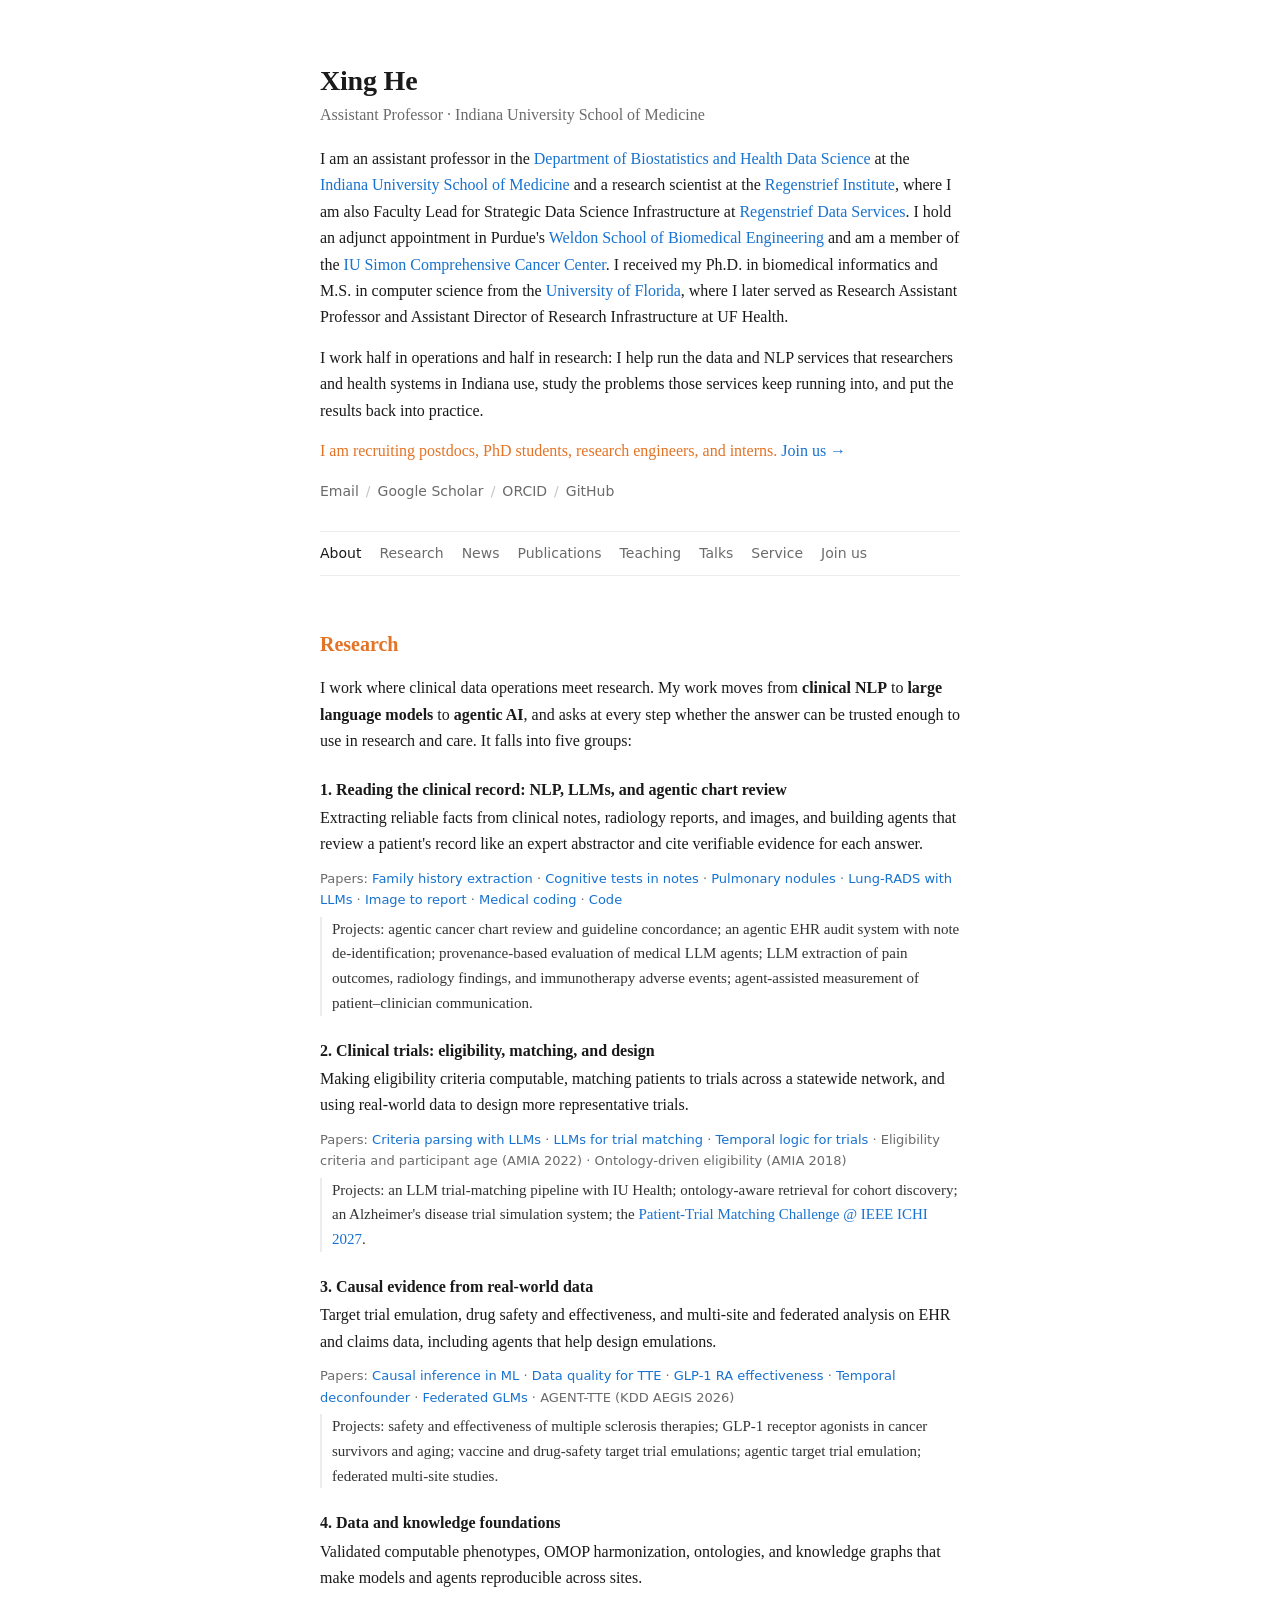
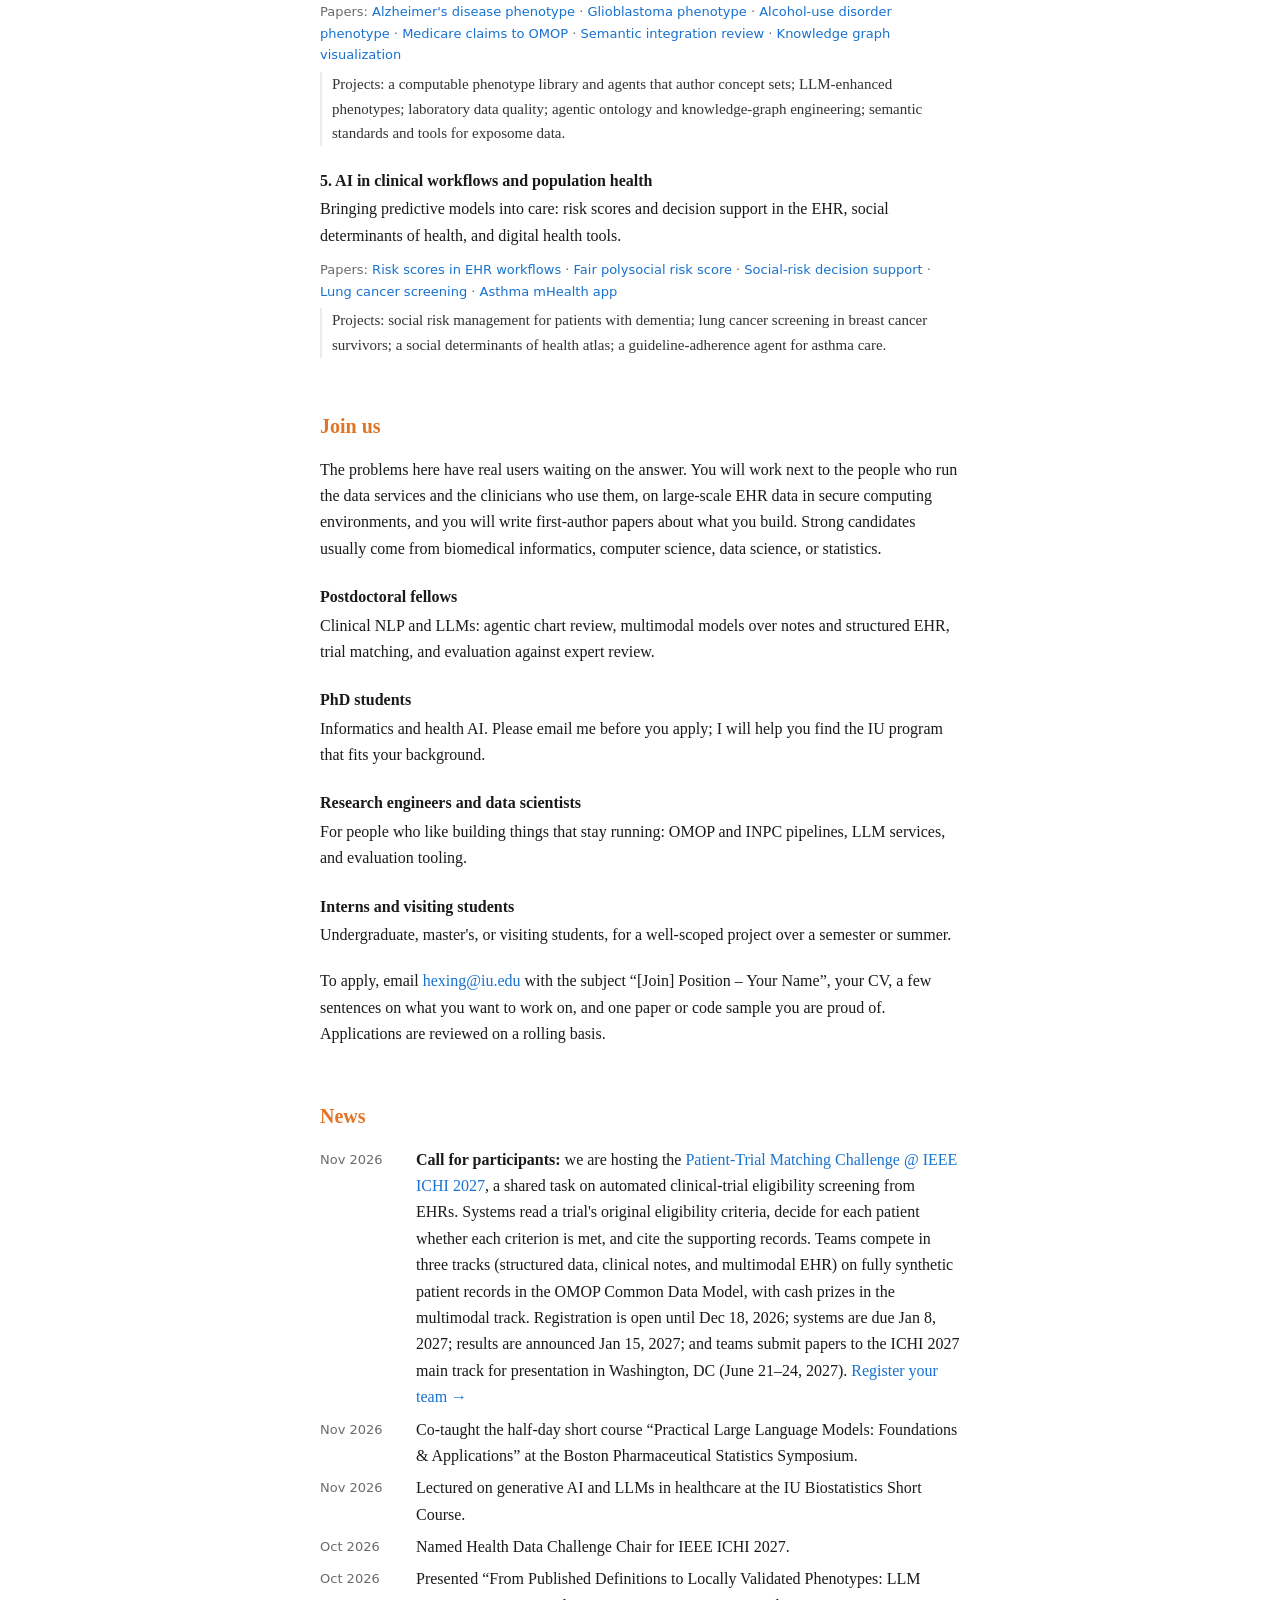
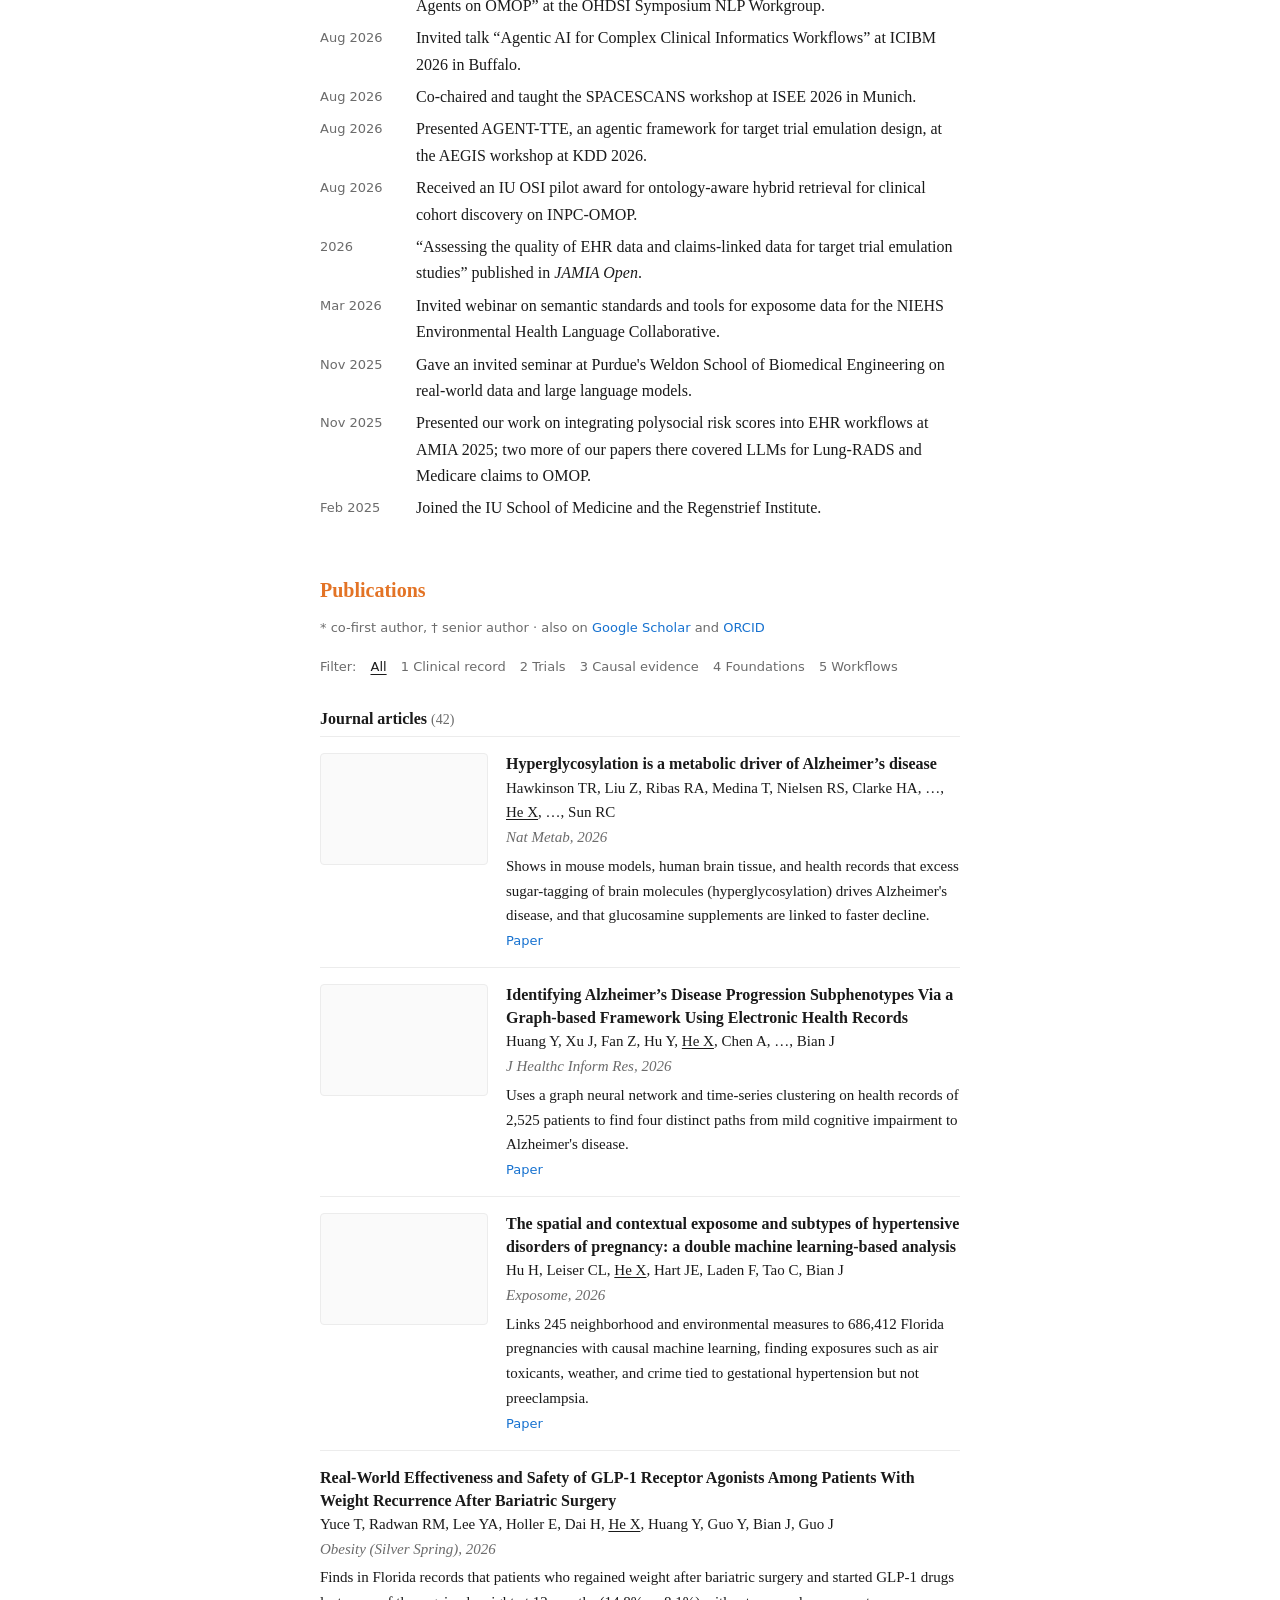
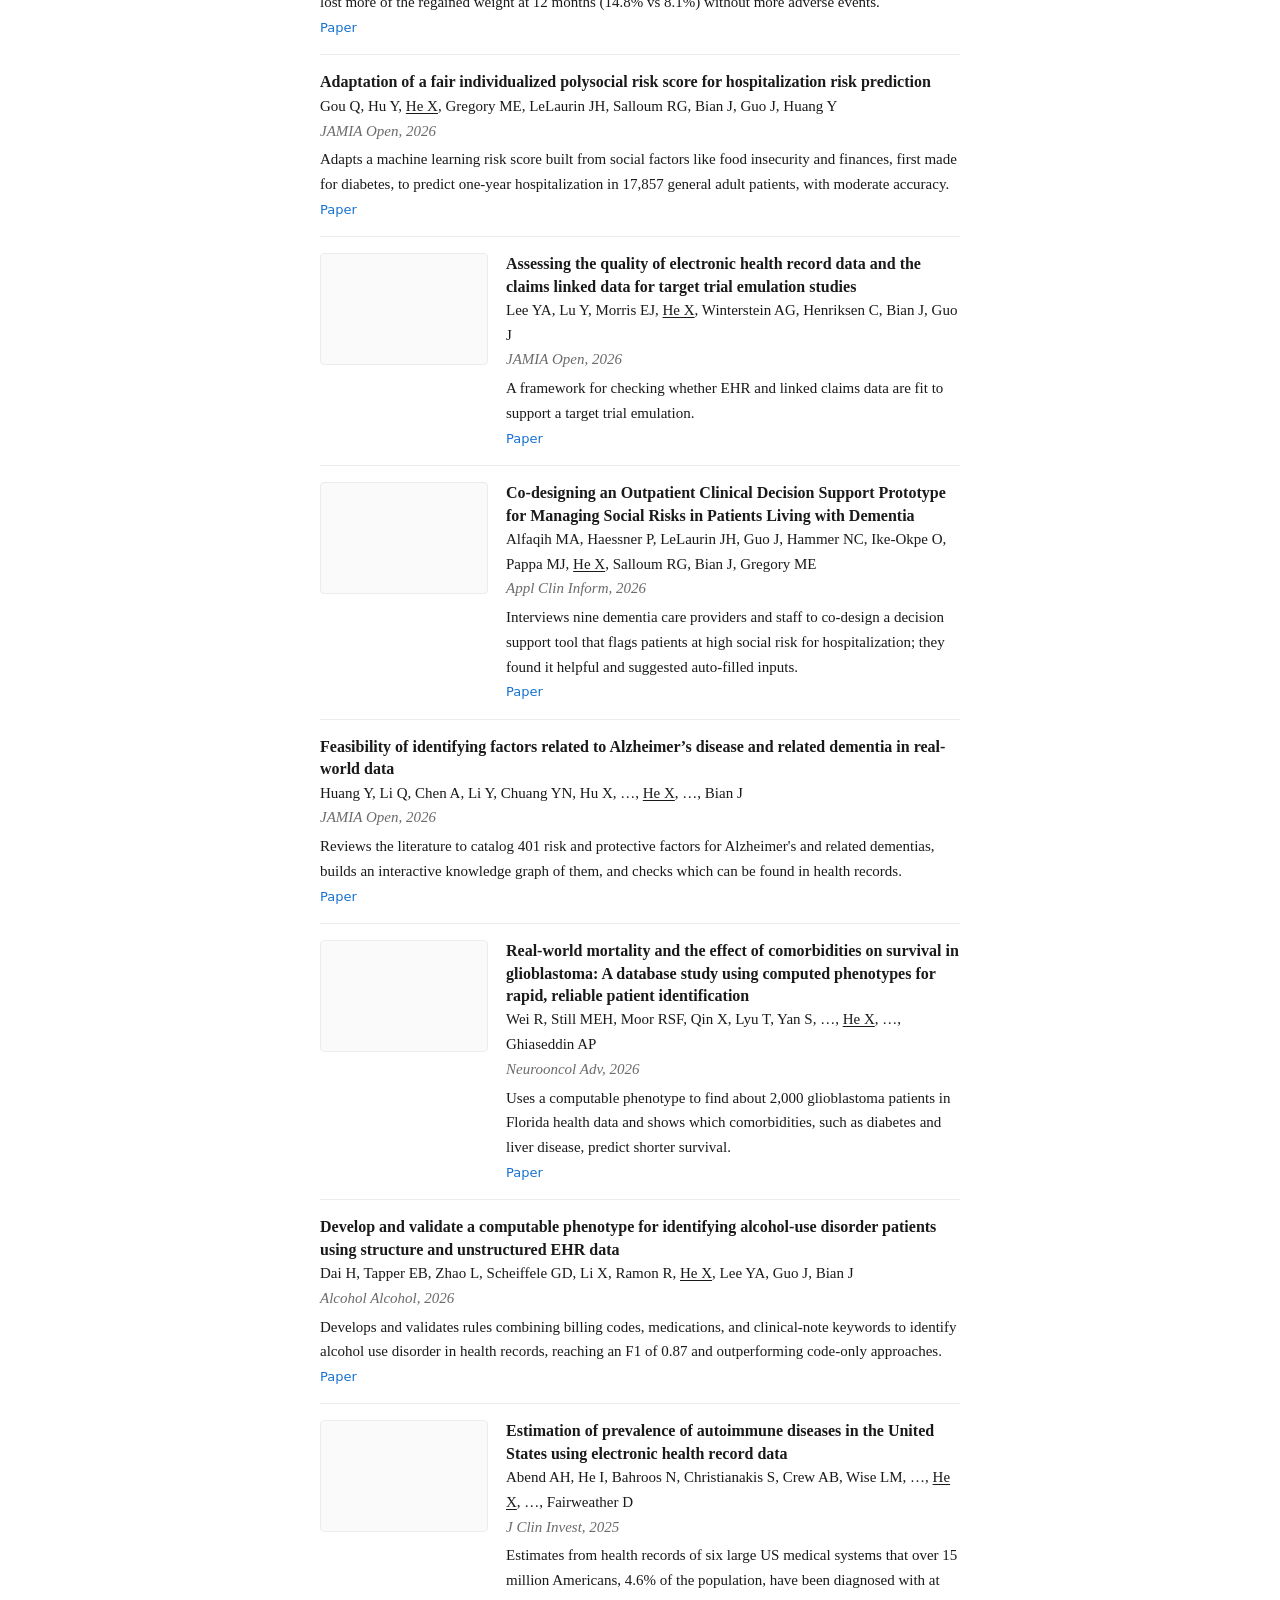
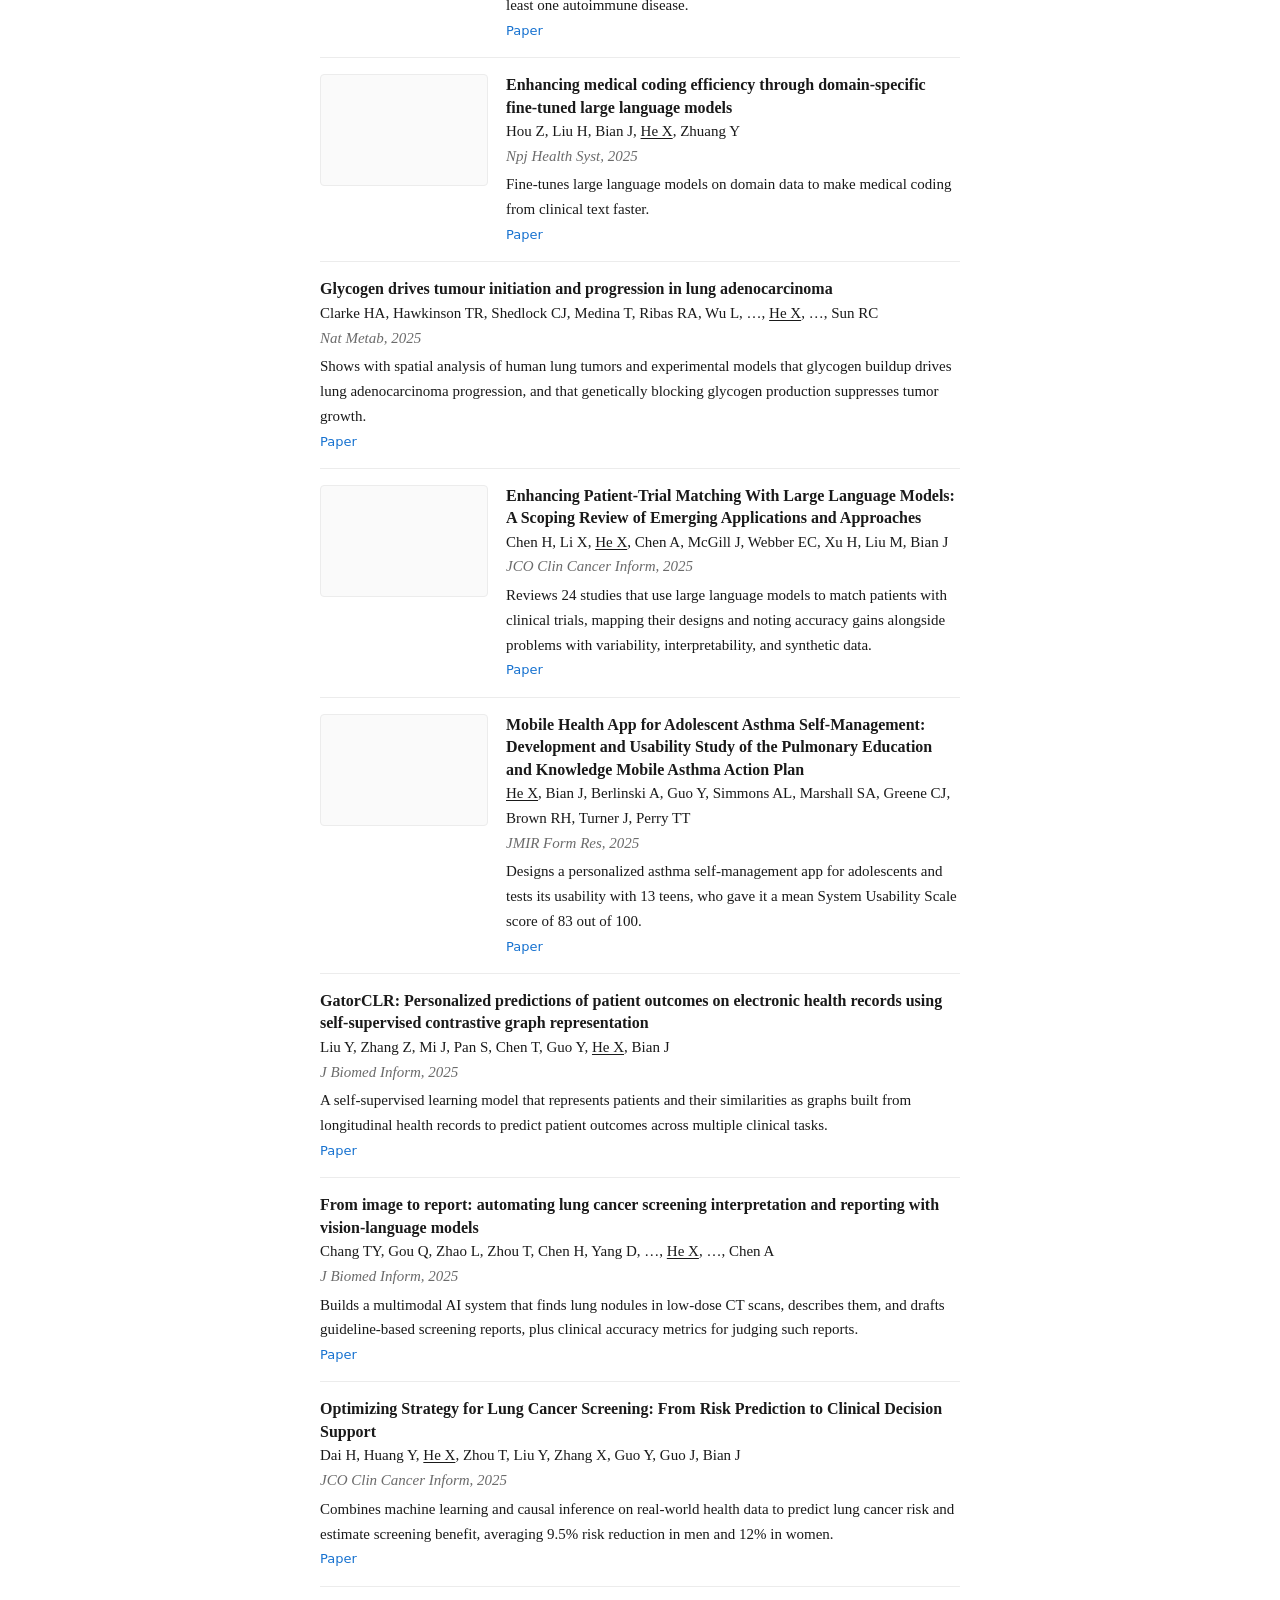
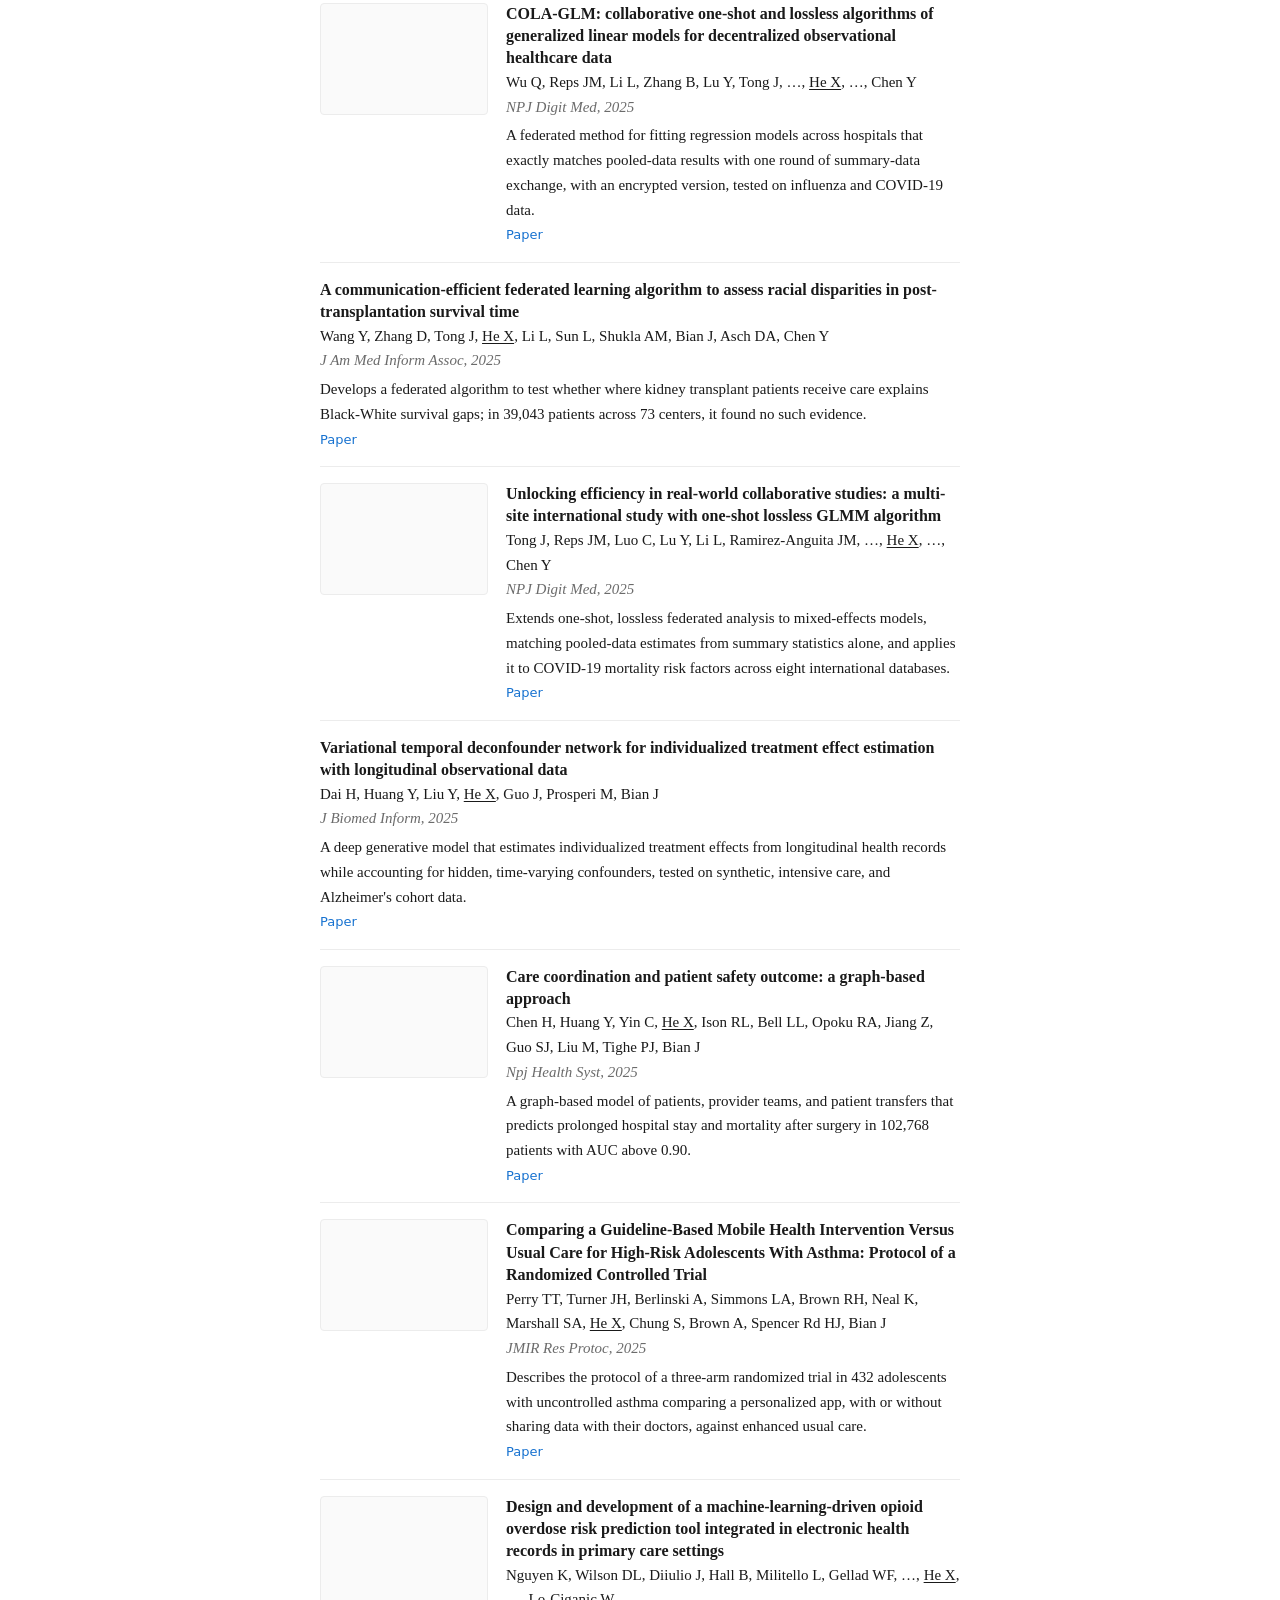
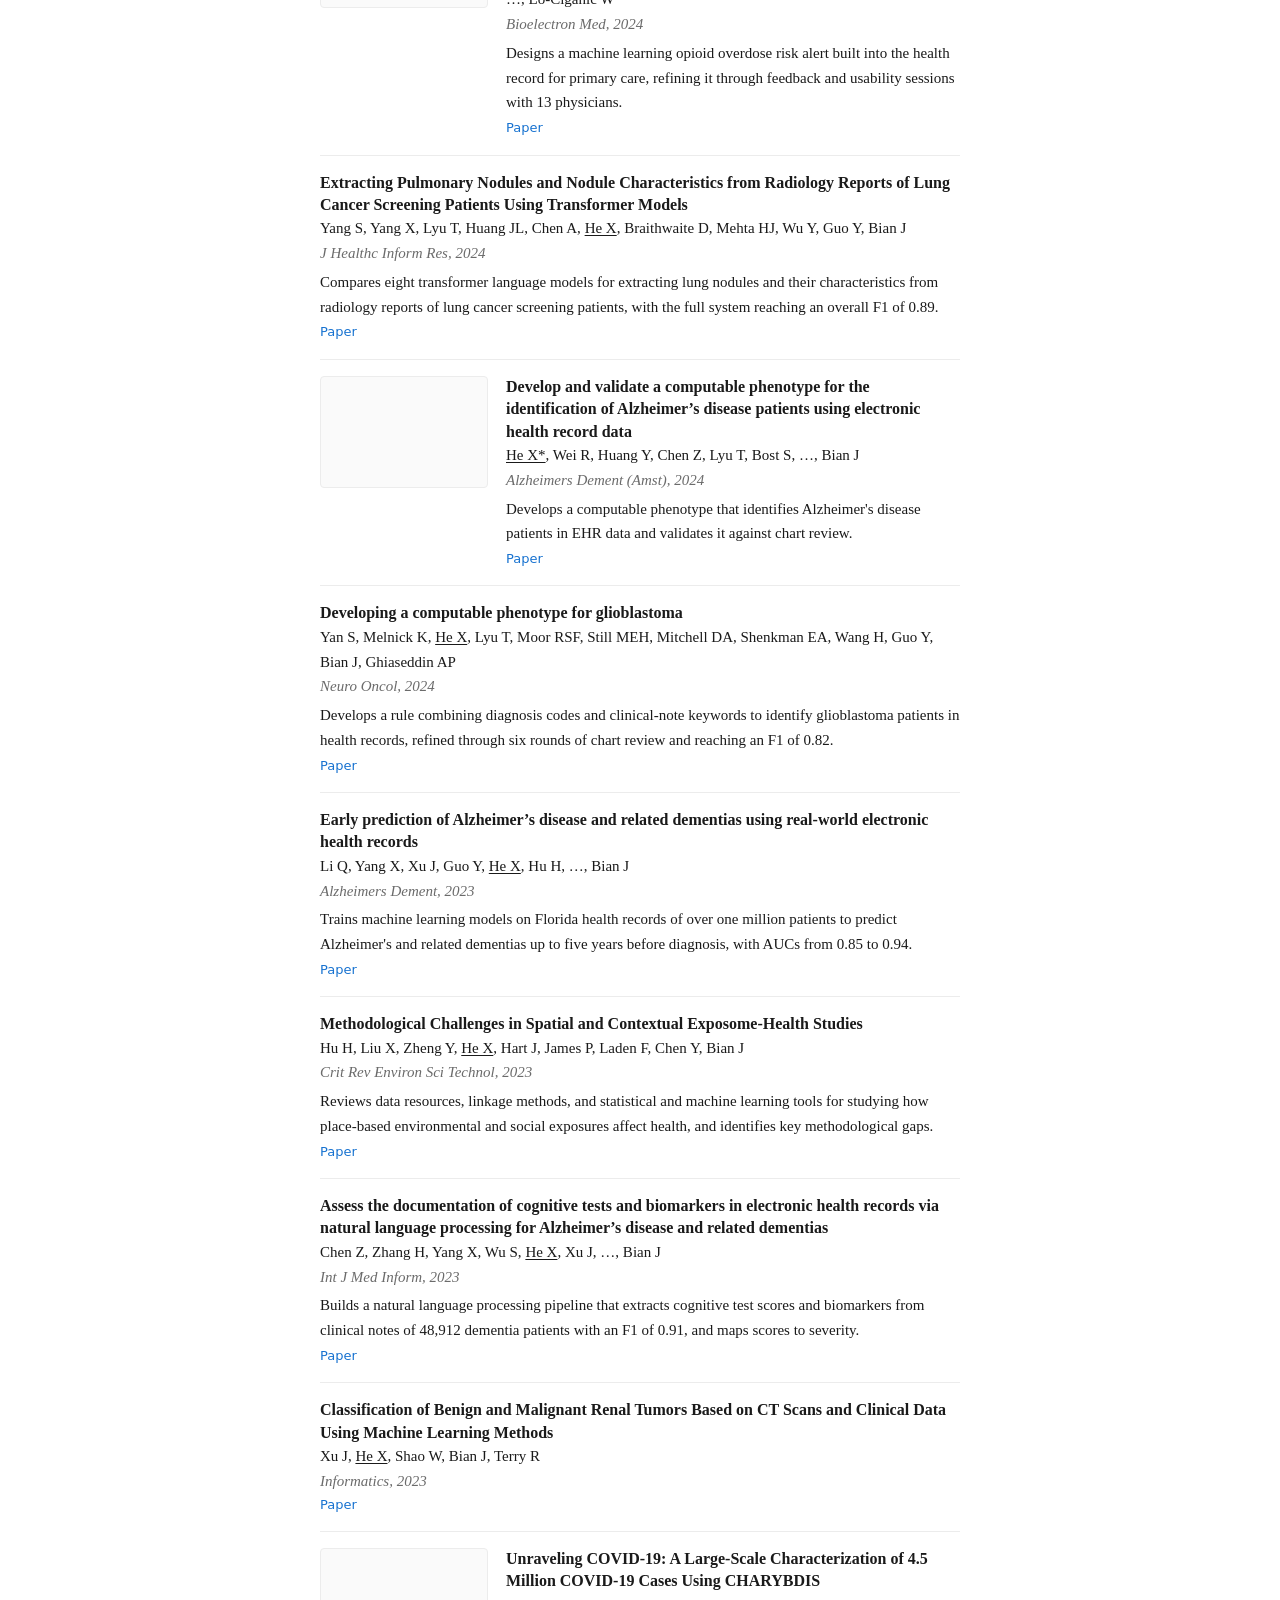
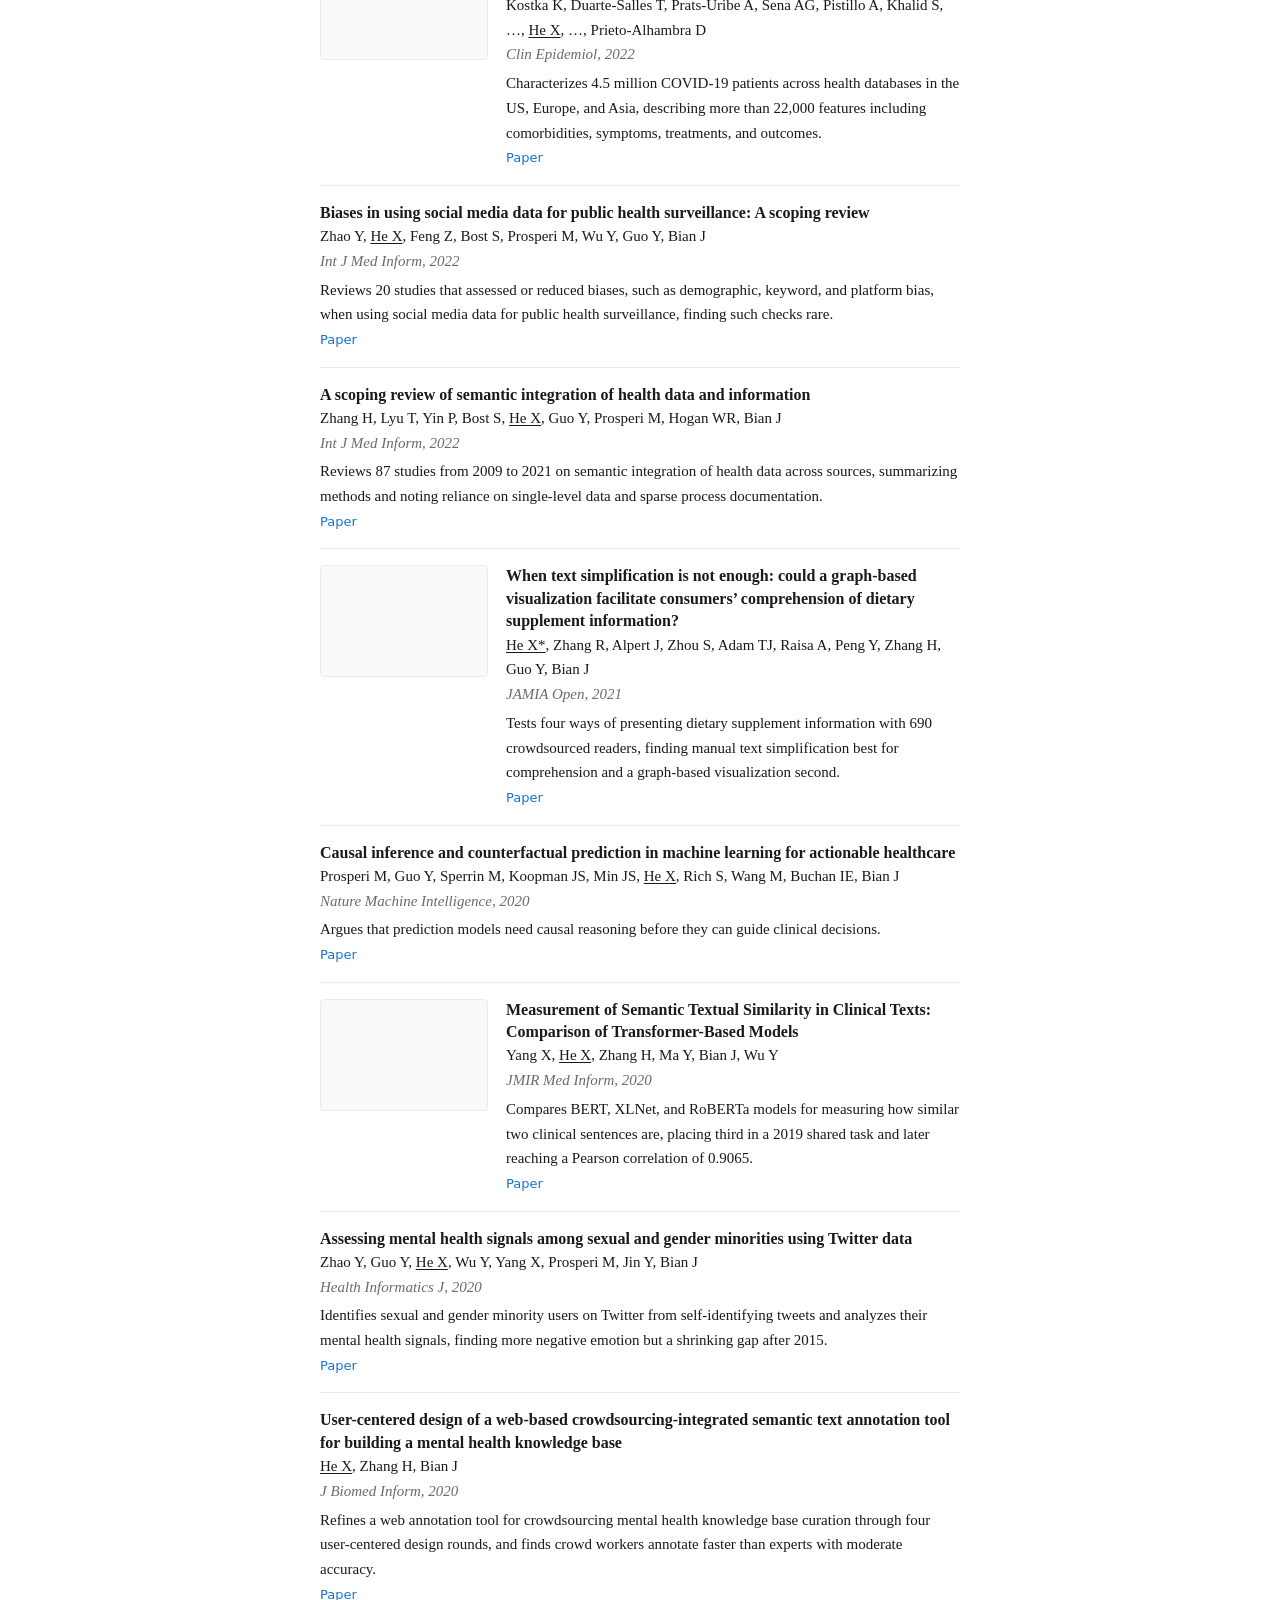
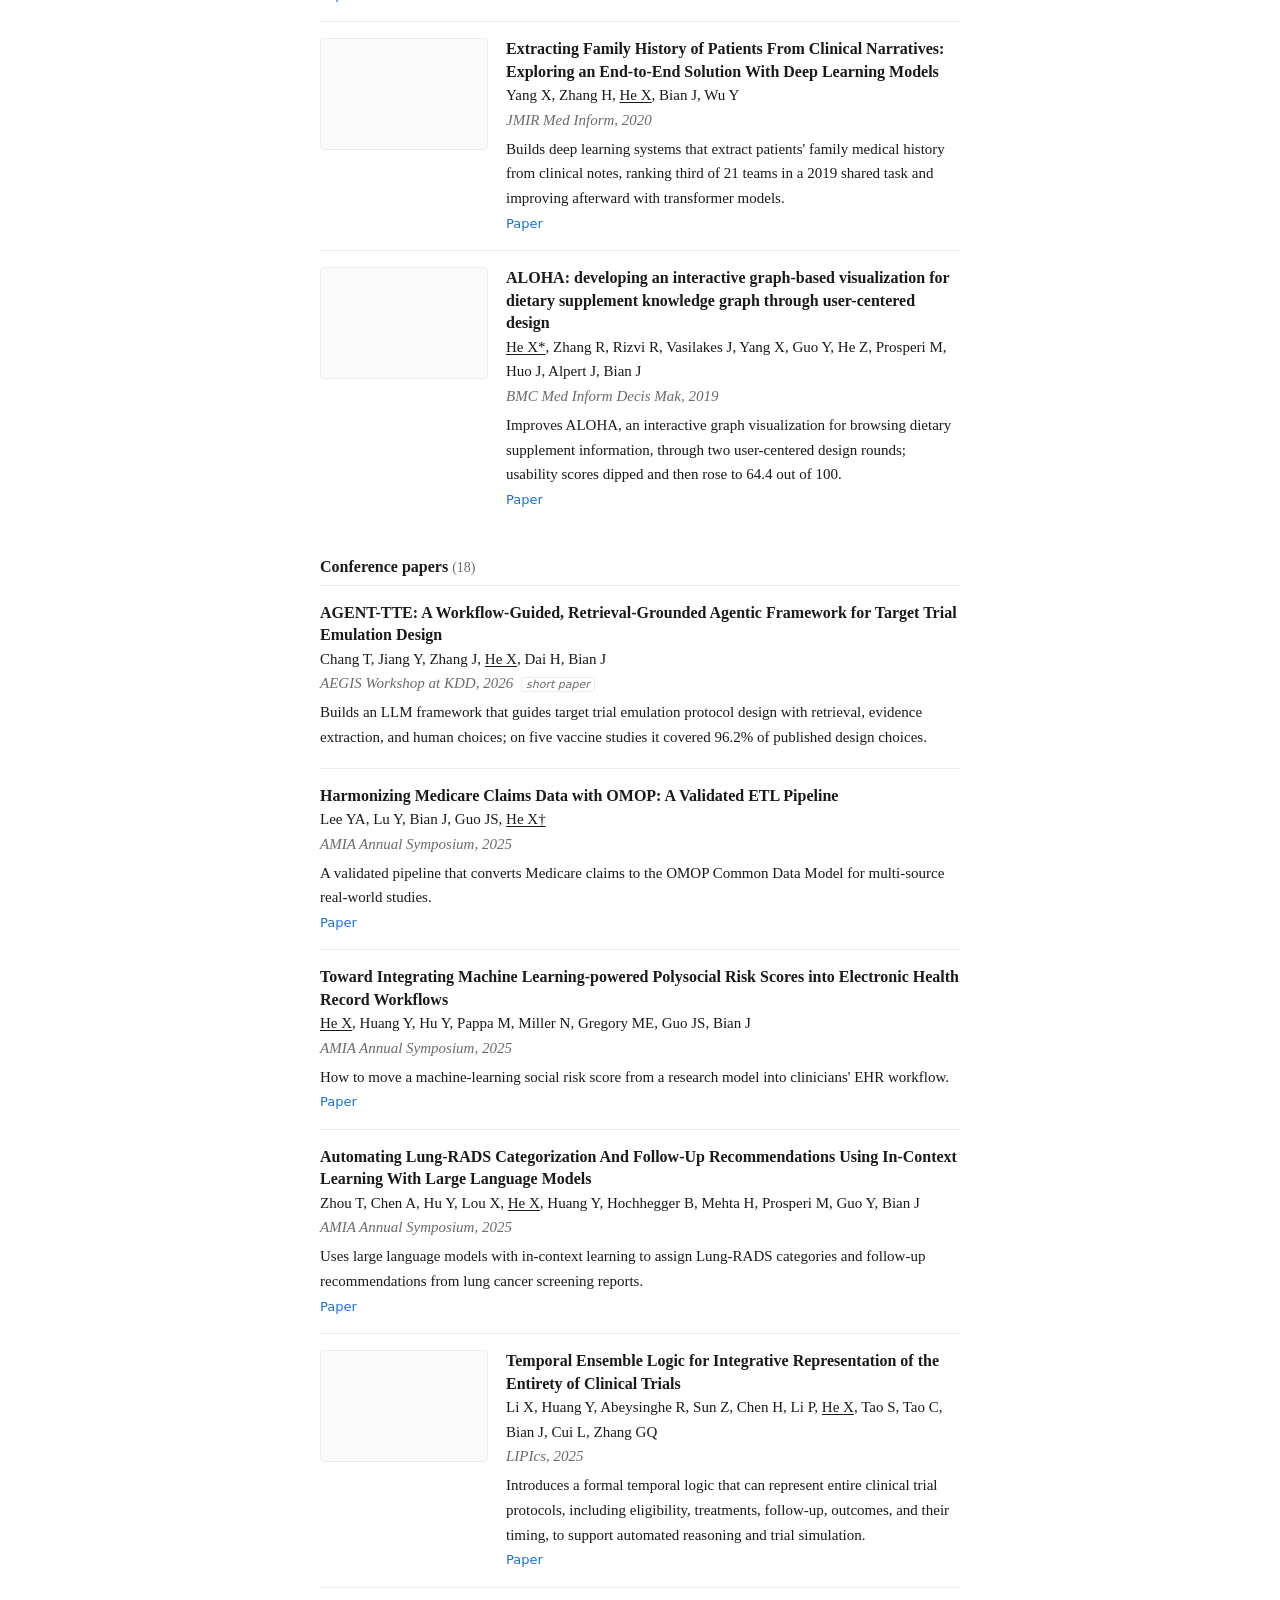
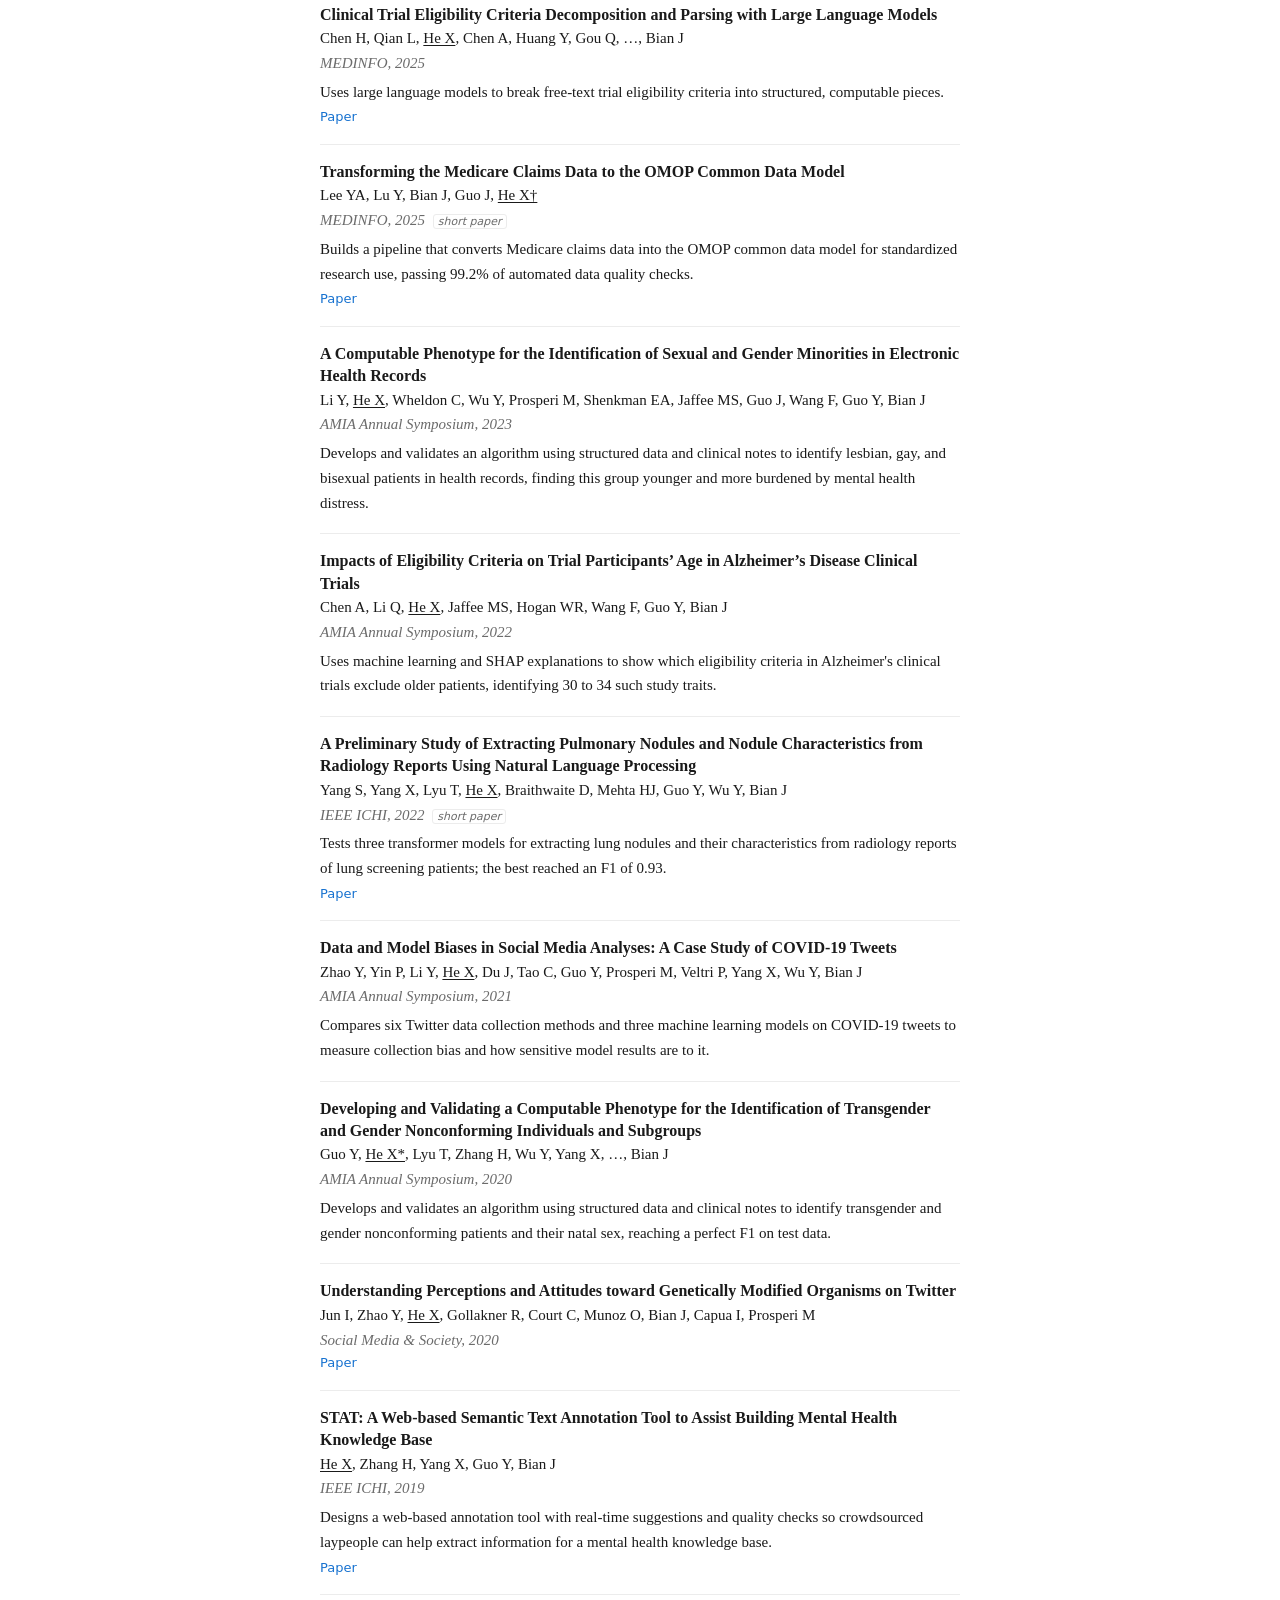
<file: publications.html>
<!doctype html><meta charset="utf-8"><title>Publications – Xing He</title>
<meta http-equiv="refresh" content="0; url=./#publications"><link rel="canonical" href="./#publications">
<a href="./#publications">Publications</a>
</file>
<file: style.css>
:root{
  --fg:#1a1a1a; --muted:#6b6b6b; --faint:#c4c4c4; --line:#ececec; --accent:#990000;
  --sans:system-ui,-apple-system,"Segoe UI",Roboto,"Helvetica Neue",Arial,sans-serif;
}
*{box-sizing:border-box}
html{-webkit-text-size-adjust:100%;scroll-behavior:smooth}
body{margin:0;background:#fff;color:var(--fg);font:16px/1.65 "Source Serif 4",Georgia,serif}
main{max-width:680px;margin:0 auto;padding:64px 20px 72px}
a{color:inherit;text-decoration:underline;text-decoration-color:var(--faint);text-underline-offset:3px;text-decoration-thickness:1px}
a:hover{text-decoration-color:currentColor}
p{margin:0 0 14px}

/* header */
.photo{display:block;width:120px;height:120px;object-fit:cover;border-radius:50%;margin:0 0 20px}
h1{font-size:28px;font-weight:600;letter-spacing:-.2px;margin:0;line-height:1.2}
.subtitle{color:var(--muted);margin:4px 0 18px}
.links{font-family:var(--sans);font-size:14px;color:var(--muted);margin:16px 0 0}
.links a{text-decoration:none}
.links a:hover{color:var(--fg)}
.links .sep{color:var(--faint);margin:0 7px}
nav{font-family:var(--sans);font-size:14px;margin:28px 0 0;padding:10px 0;border-top:1px solid var(--line);border-bottom:1px solid var(--line)}
nav a{text-decoration:none;color:var(--muted);margin-right:18px}
nav a:hover,nav a.on{color:var(--fg)}
.recruit{color:var(--accent)}

/* sections */
h2{font-size:20px;font-weight:600;margin:52px 0 14px;scroll-margin-top:16px}
h3{font-size:16px;font-weight:600;margin:22px 0 2px}
.refs{font-family:var(--sans);font-size:13px;color:var(--muted);margin:-4px 0 0}
.refs a{text-decoration-color:#ddd}
ul{padding-left:1.1em;margin:0 0 14px}
li{margin-bottom:8px}

/* dated rows: news */
.row{display:grid;grid-template-columns:80px 1fr;gap:6px 16px}
.row .d{font-family:var(--sans);font-size:13px;color:var(--muted);padding-top:2px}
.partner{margin-bottom:12px}
.partner .k{font-family:var(--sans);font-size:13px;color:var(--muted)}

/* publications */
.pub{margin-bottom:20px}
.pub .t{font-weight:600}
.pub .a{font-size:15px}
.pub .v{font-size:15px;font-style:italic;color:var(--muted)}
.pub .s{margin:4px 0 2px;font-size:15px}
.pub .l{font-family:var(--sans);font-size:13px}
.pub .l a{margin-right:12px}
.me{text-decoration:underline;text-underline-offset:2px;text-decoration-color:var(--fg)}
.note{font-family:var(--sans);font-size:13px;color:var(--muted);margin:-4px 0 18px}
details{margin-top:8px}
summary{font-family:var(--sans);font-size:14px;color:var(--muted);cursor:pointer;margin-bottom:16px}
summary:hover{color:var(--fg)}
.year{font-family:var(--sans);font-size:13px;color:var(--muted);margin:24px 0 10px}
.tag{font-family:var(--sans);font-size:11px;color:var(--muted);border:1px solid var(--line);border-radius:3px;padding:0 4px;margin-left:4px}

/* people */
.person{margin-bottom:10px}
.person .k{font-family:var(--sans);font-size:13px;color:var(--muted)}

footer{margin-top:64px;font-family:var(--sans);font-size:12px;color:var(--faint)}
@media (max-width:520px){ main{padding:40px 16px 56px} nav a{margin-right:13px} .row{grid-template-columns:68px 1fr} }
.now{font-size:15px;color:#333;margin:4px 0 0;padding-left:10px;border-left:2px solid var(--line)}
.refs + .now{margin-top:6px}
.filters{font-family:var(--sans);font-size:13px;color:var(--muted);margin:0 0 8px}
.filters button{font:inherit;background:none;border:0;padding:0;margin-left:10px;color:var(--muted);cursor:pointer}
.filters button[aria-pressed=true]{color:var(--fg);text-decoration:underline;text-underline-offset:3px}
/* publication list with figures */
.pub-list .pub{display:grid;grid-template-columns:1fr;gap:0 18px;padding:16px 0;margin:0;border-top:1px solid var(--line)}
.pub-list .pub.has-media{grid-template-columns:168px 1fr}
.pub-media img{display:block;width:168px;height:112px;object-fit:cover;object-position:top;border:1px solid var(--line);border-radius:4px;background:#fafafa}
.pub-list .t{font-weight:600;line-height:1.4}
.pub-list .t a{text-decoration-color:#ddd}
@media (max-width:520px){ .pub-list .pub.has-media{grid-template-columns:1fr} .pub-media img{width:100%;height:150px;margin-bottom:10px} }
.pub-list .pub[hidden]{display:none}
.pub-group{font-size:16px;margin:28px 0 4px}
.pub-group .count{font-weight:400;color:var(--muted);font-size:14px}
.pub-group[hidden]{display:none}

/* ===== color: simple, two colors ===== */
:root{ --accent:#e37325; --link:#1772d0; }
a{color:var(--link);text-decoration:none}
a:hover{text-decoration:underline}
h2{color:var(--accent)}
.links a, nav a{color:var(--muted)}
.links a:hover, nav a:hover, nav a.on{color:var(--fg);text-decoration:none}
.pub-list .t a{color:inherit}
.pub-list .t a:hover{color:var(--link)}
.filters button[aria-pressed=true]{color:var(--fg)}
</file>
